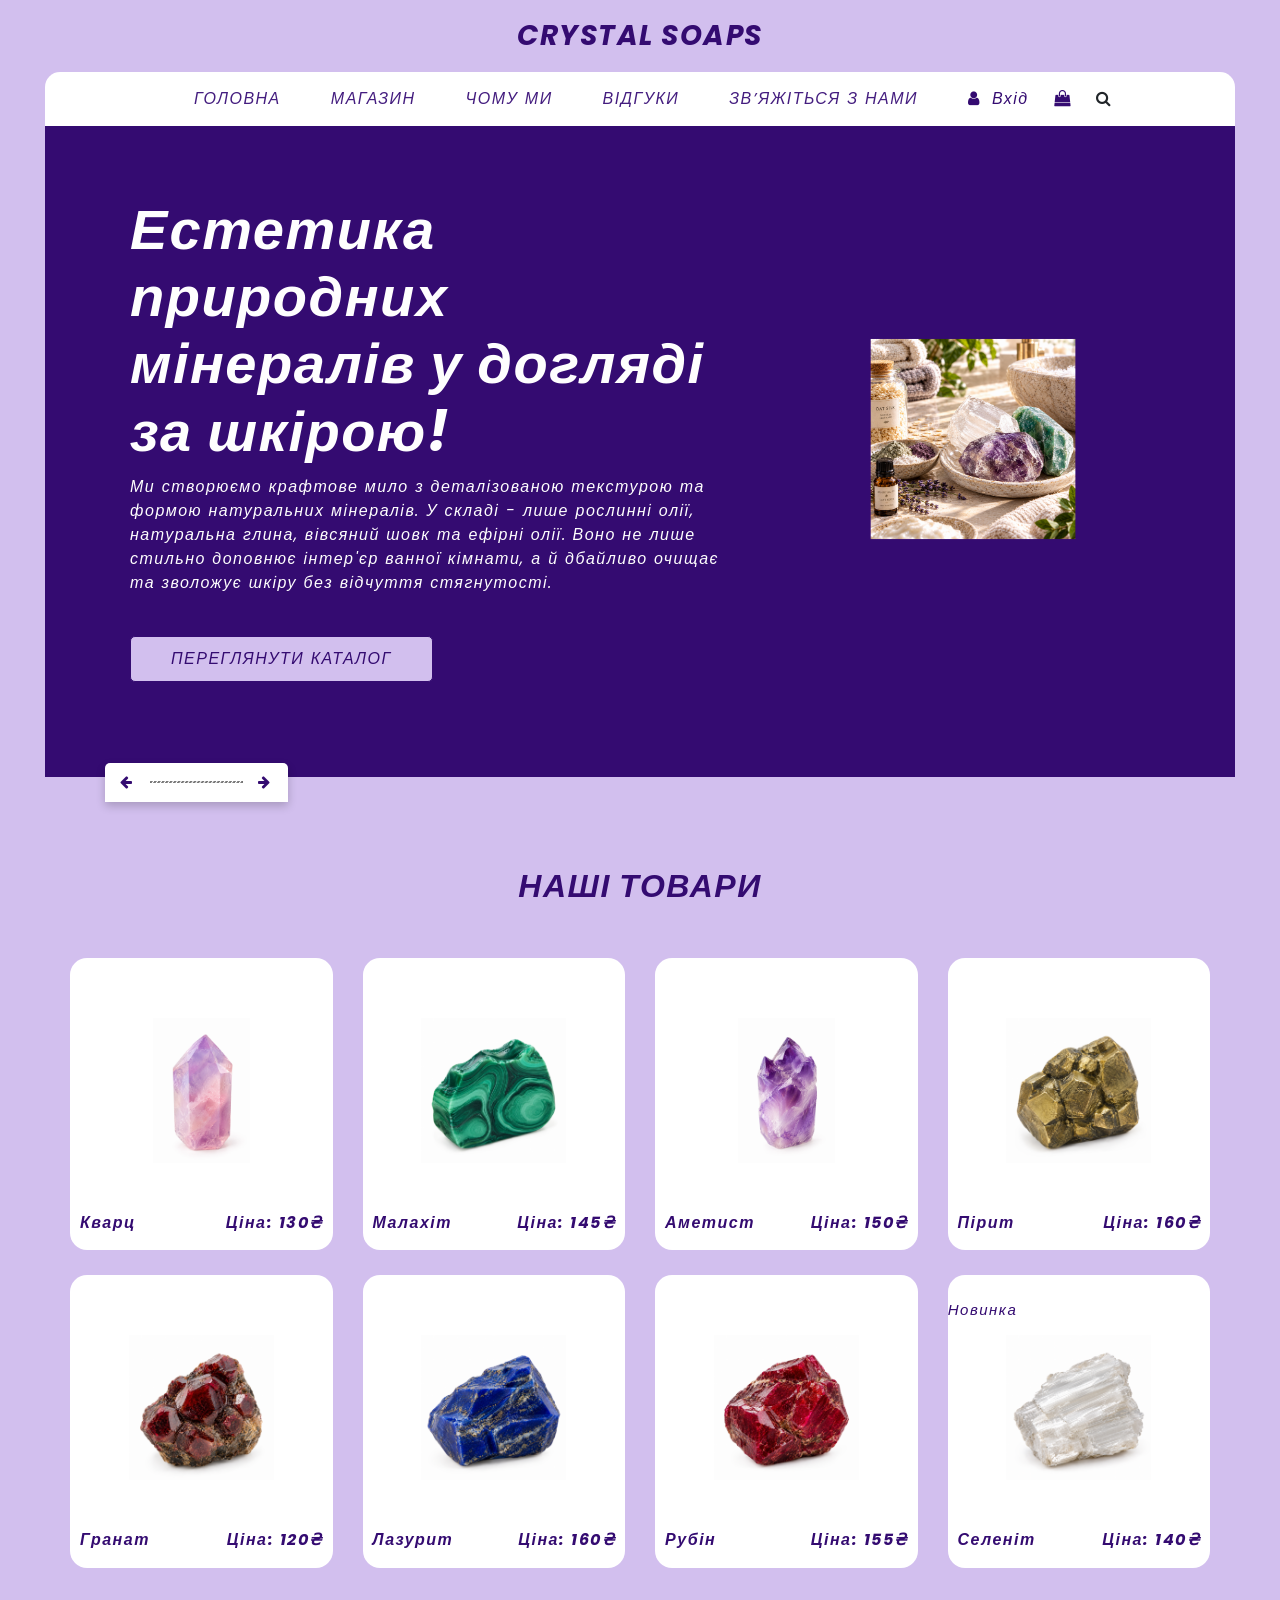
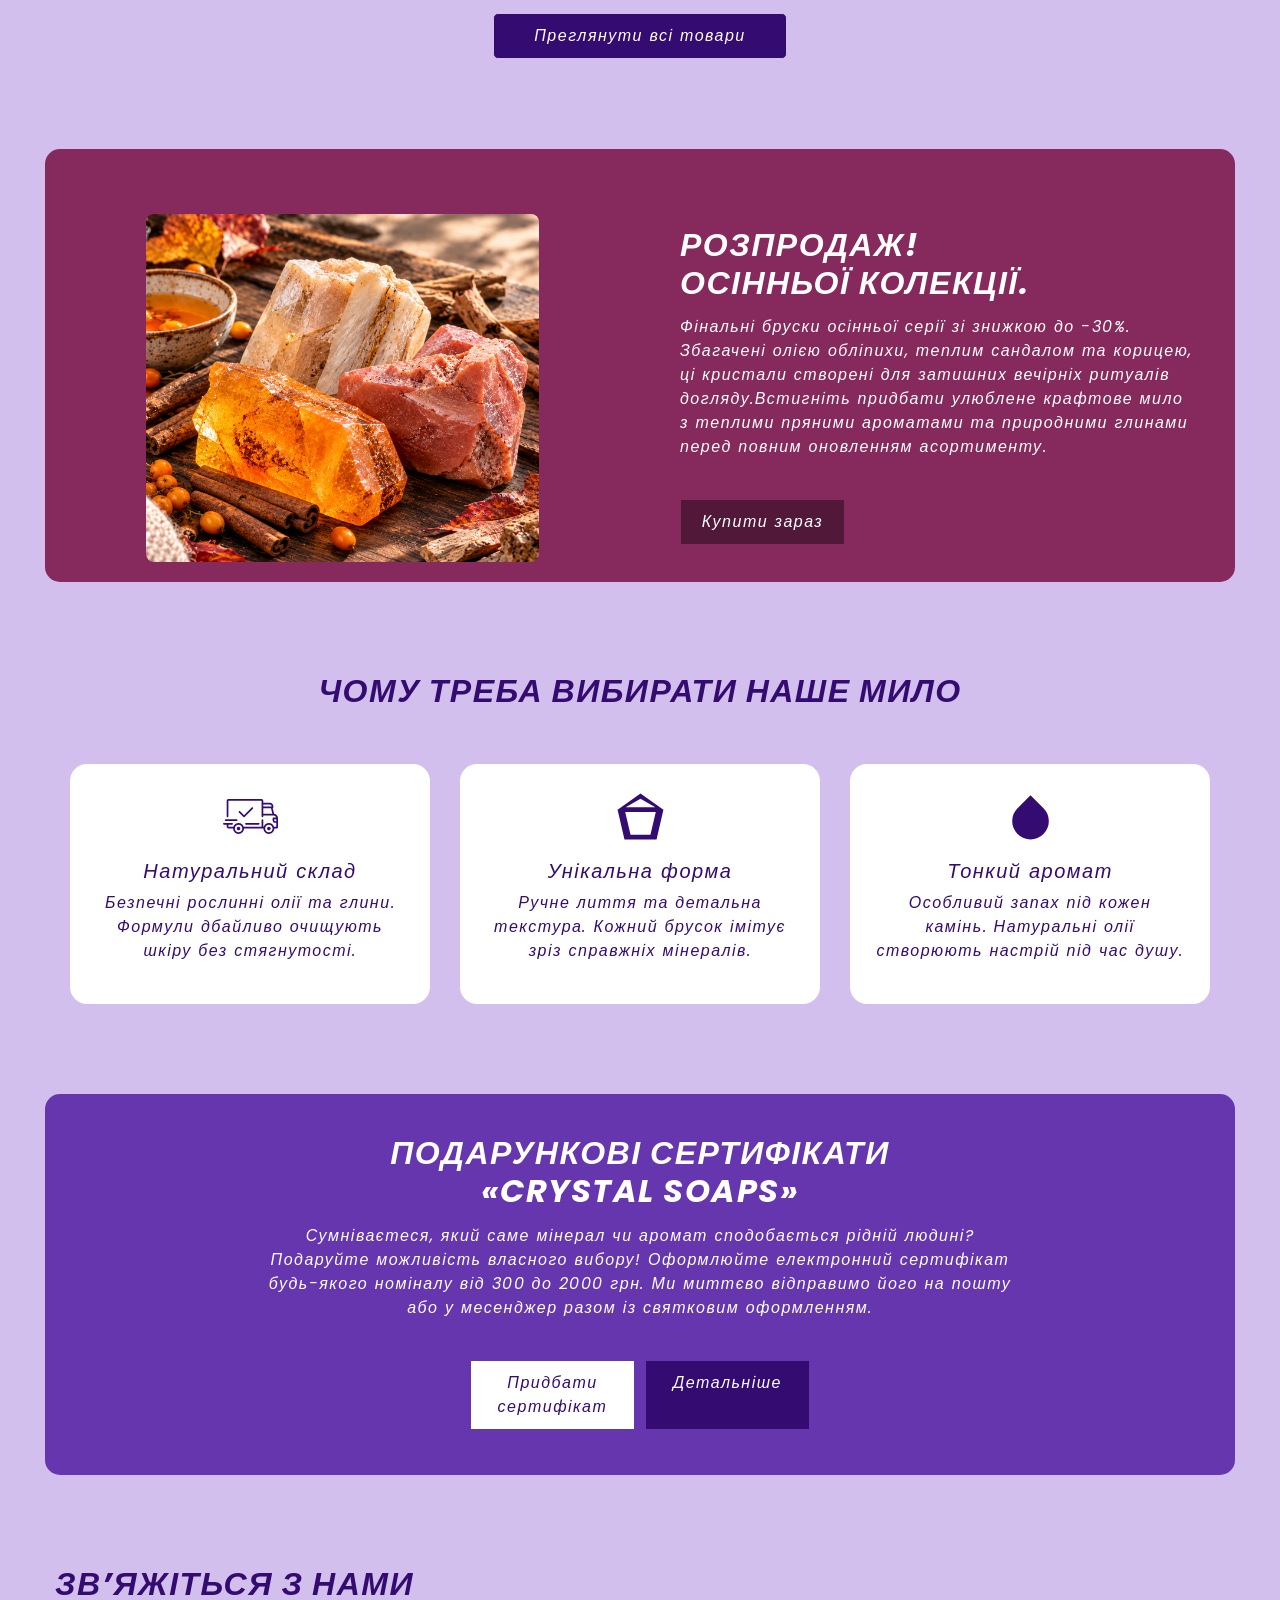
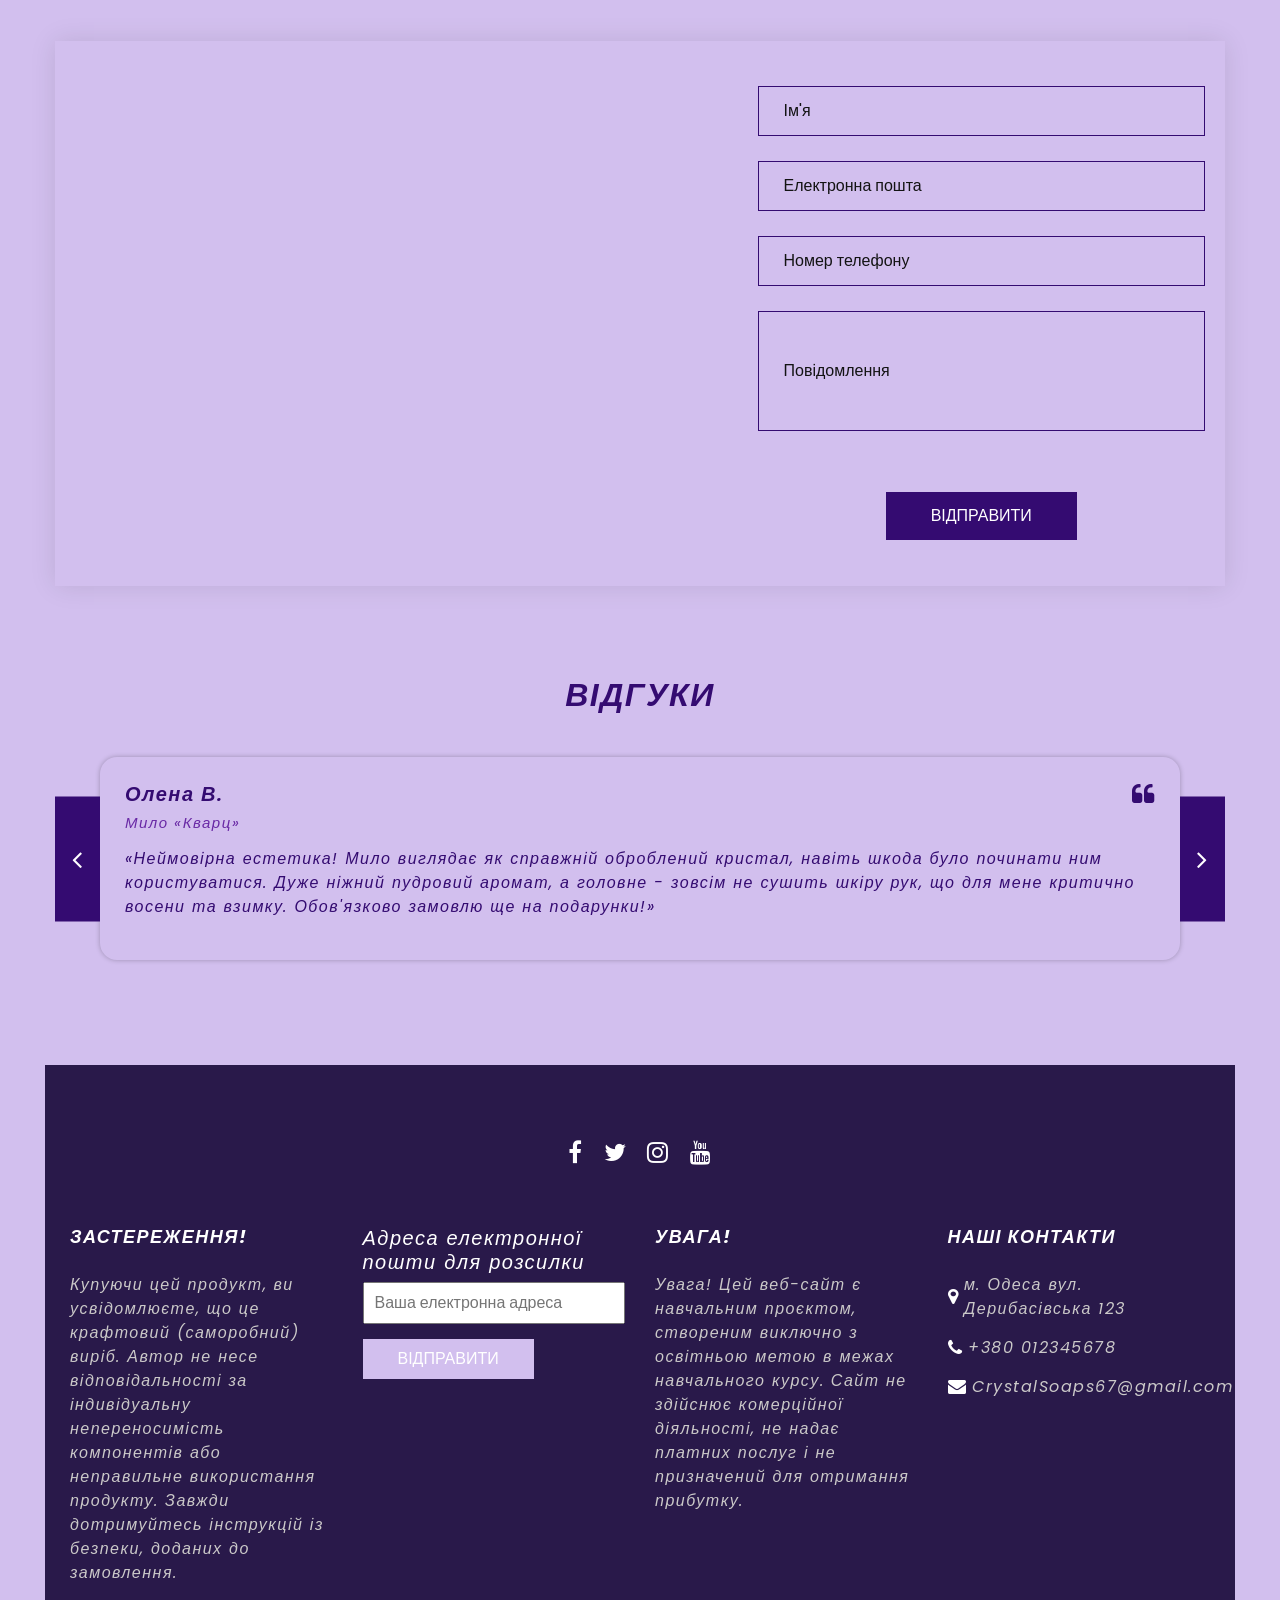
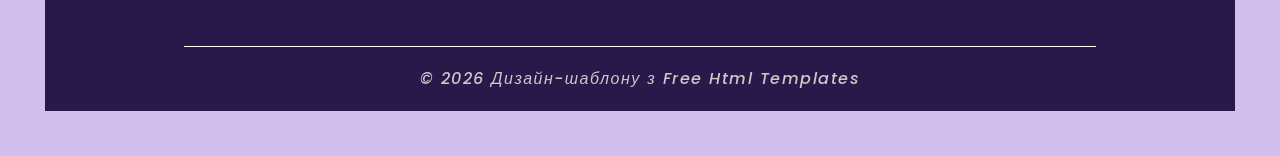
<file: index.html>
<!DOCTYPE html>
<html>

<head>
<!-- Google tag (gtag.js) -->
<script async src="https://www.googletagmanager.com/gtag/js?id=G-KHM9SX83CF"></script>
<script>
  window.dataLayer = window.dataLayer || [];
  function gtag(){dataLayer.push(arguments);}
  gtag('js', new Date());

  gtag('config', 'G-KHM9SX83CF');
</script>

	<script type="text/javascript">
    (function(c,l,a,r,i,t,y){
        c[a]=c[a]||function(){(c[a].q=c[a].q||[]).push(arguments)};
        t=l.createElement(r);t.async=1;t.src="https://www.clarity.ms/tag/"+i;
        y=l.getElementsByTagName(r)[0];y.parentNode.insertBefore(t,y);
    })(window, document, "clarity", "script", "yygmkn21uu");
</script>

  <!-- Basic -->
  <meta charset="utf-8" />
  <meta http-equiv="X-UA-Compatible" content="IE=edge" />
  <!-- Mobile Metas -->
  <meta name="viewport" content="width=device-width, initial-scale=1, shrink-to-fit=no" />
  <!-- Site Metas -->
  <meta name="keywords" content="" />
  <meta name="description" content="" />
  <meta name="author" content="" />
  <link rel="shortcut icon" href="images/favicon.1.png" type="image/x-icon">

  <title>
    Crystal Soaps
  </title>

  <!-- slider stylesheet -->
  <link rel="stylesheet" type="text/css" href="https://cdnjs.cloudflare.com/ajax/libs/OwlCarousel2/2.3.4/assets/owl.carousel.min.css" />

  <!-- bootstrap core css -->
  <link rel="stylesheet" type="text/css" href="css/bootstrap.css" />

  <!-- Custom styles for this template -->
  <link href="css/style.css" rel="stylesheet" />
  <!-- responsive style -->
  <link href="css/responsive.css" rel="stylesheet" />
</head>

<body>
  <div class="hero_area">
    <!-- header section strats -->
    <header class="header_section">
      <nav class="navbar navbar-expand-lg custom_nav-container ">
        <a class="navbar-brand" href="index.html">
          <span>
            Crystal Soaps
          </span>
        </a>
        <button class="navbar-toggler" type="button" data-toggle="collapse" data-target="#navbarSupportedContent" aria-controls="navbarSupportedContent" aria-expanded="false" aria-label="Toggle navigation">
          <span class=""></span>
        </button>

        <div class="collapse navbar-collapse" id="navbarSupportedContent">
          <ul class="navbar-nav  ">
            <li class="nav-item active">
              <a class="nav-link" href="index.html">Головна <span class="sr-only">(поточна)</span></a>
            </li>
            <li class="nav-item">
              <a class="nav-link" href="shop.html">
                Магазин
              </a>
            </li>
            <li class="nav-item">
              <a class="nav-link" href="why.html">
                Чому ми
              </a>
            </li>
            <li class="nav-item">
              <a class="nav-link" href="testimonial.html">
                Відгуки
              </a>
            </li>
            <li class="nav-item">
              <a class="nav-link" href="contact.html">Зв’яжіться з нами</a>
            </li>
          </ul>
          <div class="user_option">
            <a href="">
              <i class="fa fa-user" aria-hidden="true"></i>
              <span>
                Вхід
              </span>
            </a>
            <a href="">
              <i class="fa fa-shopping-bag" aria-hidden="true"></i>
            </a>
            <form class="form-inline ">
              <button class="btn nav_search-btn" type="submit">
                <i class="fa fa-search" aria-hidden="true"></i>
              </button>
            </form>
          </div>
        </div>
      </nav>
    </header>
    <!-- end header section -->
    <!-- slider section -->

    <section class="slider_section">
      <div class="slider_container">
        <div id="carouselExampleIndicators" class="carousel slide" data-ride="carousel">
          <div class="carousel-inner">
            <div class="carousel-item active slide-crystal">
              <div class="container-fluid">
                <div class="row">
                  <div class="col-md-7">
                    <div class="detail-box">
                      <h1>
						Естетика природних мінералів у догляді за шкірою!
                      </h1>
                      <p>
                        Ми створюємо крафтове мило з деталізованою текстурою та формою натуральних мінералів. У складі - лише рослинні олії, натуральна глина, вівсяний шовк та ефірні олії. Воно не лише стильно доповнює інтер'єр ванної кімнати, а й дбайливо очищає та зволожує шкіру без відчуття стягнутості.
                      </p>
                      <a href="">
                       Переглянути каталог
                      </a>
                    </div>
                  </div>
                  <div class="col-md-5 ">
                    <div class="img-box">
                      <img src="images/slider-img1.1.png" alt="" style="transform: scale(1.15); width: 50%;" />
                    </div>
                  </div>
                </div>
              </div>
            </div>
            <div class="carousel-item slide-winter">
              <div class="container-fluid">
                <div class="row">
                  <div class="col-md-7">
                    <div class="detail-box">
                      <h1>
                       «Морозні кристали» живлення та захист шкіри в холодну пору!<br>						
                      </h1>
                      <p>
                        Зимова серія відтворює форму та текстуру «холодних» мінералів: селеніту, снігового обсидіану та льодяного сапфіра. Спеціально для зимового догляду ми збагатили формулу підвищеним вмістом масел какао й ши, щоб захистити шкіру від лущення, морозу та сухого повітря в приміщеннях. Зігріваючі аромати хвої, кориці, ванілі та морозного кедра додадуть затишку у щоденний догляд.
                      </p>
                      <a href="">
                        Дізнатися більше
                      </a>
                    </div>
                  </div>
                  <div class="col-md-5 ">
                    <div class="img-box">
                      <img src="images/slider-img2.png" alt="" style="transform: scale(1.15); width: 50%;" />
                    </div>
                  </div>
                </div>
              </div>
            </div>
            <div class="carousel-item slide-set">
              <div class="container-fluid">
                <div class="row">
                  <div class="col-md-7">
                    <div class="detail-box">
                      <h1>
                        Зберіть власний сет мінерального мила у крафтовому пакуванні! <br>
                      </h1>
                      <p>
                        Обирайте від 3 до 6 брусків з основної або зимової колекції. Ми комплектуємо набори в екологічні коробки із захисним наповнювачем, сухими квітами та картками з описом складу й властивостей кожного виду мила. Готове рішення для практичного та естетичного подарунка.
                      </p>
                      <a href="">
                        Зібрати набір
                      </a>
                    </div>
                  </div>
                  <div class="col-md-5 ">
                    <div class="img-box">
                      <img src="images/slider-img3.png" alt="" style="transform: scale(1.15); width: 50%;" />
                    </div>
                  </div>
                </div>
              </div>
            </div>
          </div>
          <div class="carousel_btn-box">
            <a class="carousel-control-prev" href="#carouselExampleIndicators" role="button" data-slide="prev">
              <i class="fa fa-arrow-left" aria-hidden="true"></i>
              <span class="sr-only">Previous</span>
            </a>
            <img src="images/line.png" alt="" />
            <a class="carousel-control-next" href="#carouselExampleIndicators" role="button" data-slide="next">
              <i class="fa fa-arrow-right" aria-hidden="true"></i>
              <span class="sr-only">Next</span>
            </a>
          </div>
        </div>
      </div>
    </section>

    <!-- end slider section -->
  </div>
  <!-- end hero area -->

  <!-- shop section -->

  <section class="shop_section layout_padding">
    <div class="container">
      <div class="heading_container heading_center">
        <h2>
          Наші товари
        </h2>
      </div>
      <div class="row">
        <div class="col-sm-6 col-md-4 col-lg-3">
          <div class="box">
            <a href="">
              <div class="img-box">
                <img src="images/p1.1.png" alt="">
              </div>
              <div class="detail-box">
                <h6>
                  Кварц
                </h6>
                <h6>
                  Ціна:
                  <span>
                    130₴ 
                  </span>
                </h6>
              </div>
            </a>
          </div>
        </div>
        <div class="col-sm-6 col-md-4 col-lg-3">
          <div class="box">
            <a href="">
              <div class="img-box">
                <img src="images/p2.2.png" alt="">
              </div>
              <div class="detail-box">
                <h6>
                  Малахіт
                </h6>
                <h6>
                  Ціна:
                  <span>
                    145₴ 
                  </span>
                </h6>
              </div>
            </a>
          </div>
        </div>
        <div class="col-sm-6 col-md-4 col-lg-3">
          <div class="box">
            <a href="">
              <div class="img-box">
                <img src="images/p3.3.png" alt="">
              </div>
              <div class="detail-box">
                <h6>
                  Аметист
                </h6>
                <h6>
                  Ціна:
                  <span>
                    150₴ 
                  </span>
                </h6>
              </div>
            </a>
          </div>
        </div>
        <div class="col-sm-6 col-md-4 col-lg-3">
          <div class="box">
            <a href="">
              <div class="img-box">
                <img src="images/p4.4.png" alt="">
              </div>
              <div class="detail-box">
                <h6>
                  Пірит
                </h6>
                <h6>
                  Ціна:
                  <span>
                    160₴ 
                  </span>
                </h6>
              </div>
            </a>
          </div>
        </div>
        <div class="col-sm-6 col-md-4 col-lg-3">
          <div class="box">
            <a href="">
              <div class="img-box">
                <img src="images/p5.5.png" alt="">
              </div>
              <div class="detail-box">
                <h6>
                  Гранат
                </h6>
                <h6>
                  Ціна:
                  <span>
                    120₴ 
                  </span>
                </h6>
              </div>
            </a>
          </div>
        </div>
        <div class="col-sm-6 col-md-4 col-lg-3">
          <div class="box">
            <a href="">
              <div class="img-box">
                <img src="images/p6.6.png" alt="">
              </div>
              <div class="detail-box">
                <h6>
                  Лазурит
                </h6>
                <h6>
                  Ціна:
                  <span>
                    160₴ 
                  </span>
                </h6>
              </div>
            </a>
          </div>
        </div>
        <div class="col-sm-6 col-md-4 col-lg-3">
          <div class="box">
            <a href="">
              <div class="img-box">
                <img src="images/p7.7.png" alt="">
              </div>
              <div class="detail-box">
                <h6>
                  Рубін
                </h6>
                <h6>
                  Ціна:
                  <span>
                    155₴ 
                  </span>
                </h6>
              </div>
            </a>
          </div>
        </div>
        <div class="col-sm-6 col-md-4 col-lg-3">
          <div class="box">
            <a href="">
              <div class="img-box">
                <img src="images/p8.8.png" alt="">
              </div>
              <div class="detail-box">
                <h6>
                 Селеніт
                </h6>
                <h6>
                  Ціна:
                  <span>
                    140₴ 
                  </span>
                </h6>
              </div>
              <div class="new">
                <span>
                  Новинка
                </span>
              </div>
            </a>
          </div>
        </div>
      </div>
      <div class="btn-box">
        <a href="">
          Преглянути всі товари
        </a>
      </div>
    </div>
  </section>

  <!-- end shop section -->

  <!-- saving section -->

  <section class="saving_section ">
    <div class="box">
      <div class="container-fluid">
        <div class="row">
          <div class="col-lg-6">
            <div class="img-box" style="display: flex; justify-content: center; align-items: center; height: 100%; padding: 20px;">
              <img src="images/saving.1.1.png" alt="" style="width: 75%; max-width: 400px; height: auto; border-radius: 8px;"  >
            </div>
          </div>
          <div class="col-lg-6">
            <div class="detail-box">
              <div class="heading_container">
                <h2>
                  Розпродаж! <br>
                  Осінньої колекції.
                </h2>
              </div>
              <p>
                Фінальні бруски осінньої серії зі знижкою до -30%. Збагачені олією обліпихи, теплим сандалом та корицею, ці кристали створені для затишних вечірніх ритуалів догляду.Встигніть придбати улюблене крафтове мило з теплими пряними ароматами та природними глинами перед повним оновленням асортименту.
              </p>
              <div class="btn-box">
                <a href="#" class="btn1">
                  Купити зараз
                </a>
              </div>
            </div>
          </div>
        </div>
      </div>
    </div>
  </section>

  <!-- end saving section -->

  <!-- why section -->

  <section class="why_section layout_padding">
    <div class="container">
      <div class="heading_container heading_center">
        <h2>
          Чому треба вибирати наше мило
        </h2>
      </div>
      <div class="row">
        <div class="col-md-4">
          <div class="box ">
            <div class="img-box">
              <svg version="1.1" id="Layer_1" xmlns="http://www.w3.org/2000/svg" xmlns:xlink="http://www.w3.org/1999/xlink" x="0px" y="0px" viewBox="0 0 512 512" style="enable-background:new 0 0 512 512;" xml:space="preserve">
                <g>
                  <g>
                    <path d="M476.158,231.363l-13.259-53.035c3.625-0.77,6.345-3.986,6.345-7.839v-8.551c0-18.566-15.105-33.67-33.67-33.67h-60.392
                 V110.63c0-9.136-7.432-16.568-16.568-16.568H50.772c-9.136,0-16.568,7.432-16.568,16.568V256c0,4.427,3.589,8.017,8.017,8.017
                 c4.427,0,8.017-3.589,8.017-8.017V110.63c0-0.295,0.239-0.534,0.534-0.534h307.841c0.295,0,0.534,0.239,0.534,0.534v145.372
                 c0,4.427,3.589,8.017,8.017,8.017c4.427,0,8.017-3.589,8.017-8.017v-9.088h94.569c0.008,0,0.014,0.002,0.021,0.002
                 c0.008,0,0.015-0.001,0.022-0.001c11.637,0.008,21.518,7.646,24.912,18.171h-24.928c-4.427,0-8.017,3.589-8.017,8.017v17.102
                 c0,13.851,11.268,25.119,25.119,25.119h9.086v35.273h-20.962c-6.886-19.883-25.787-34.205-47.982-34.205
                 s-41.097,14.322-47.982,34.205h-3.86v-60.393c0-4.427-3.589-8.017-8.017-8.017c-4.427,0-8.017,3.589-8.017,8.017v60.391H192.817
                 c-6.886-19.883-25.787-34.205-47.982-34.205s-41.097,14.322-47.982,34.205H50.772c-0.295,0-0.534-0.239-0.534-0.534v-17.637
                 h34.739c4.427,0,8.017-3.589,8.017-8.017s-3.589-8.017-8.017-8.017H8.017c-4.427,0-8.017,3.589-8.017,8.017
                 s3.589,8.017,8.017,8.017h26.188v17.637c0,9.136,7.432,16.568,16.568,16.568h43.304c-0.002,0.178-0.014,0.355-0.014,0.534
                 c0,27.996,22.777,50.772,50.772,50.772s50.772-22.776,50.772-50.772c0-0.18-0.012-0.356-0.014-0.534h180.67
                 c-0.002,0.178-0.014,0.355-0.014,0.534c0,27.996,22.777,50.772,50.772,50.772c27.995,0,50.772-22.776,50.772-50.772
                 c0-0.18-0.012-0.356-0.014-0.534h26.203c4.427,0,8.017-3.589,8.017-8.017v-85.511C512,251.989,496.423,234.448,476.158,231.363z
                  M375.182,144.301h60.392c9.725,0,17.637,7.912,17.637,17.637v0.534h-78.029V144.301z M375.182,230.881v-52.376h71.235
                 l13.094,52.376H375.182z M144.835,401.904c-19.155,0-34.739-15.583-34.739-34.739s15.584-34.739,34.739-34.739
                 c19.155,0,34.739,15.583,34.739,34.739S163.99,401.904,144.835,401.904z M427.023,401.904c-19.155,0-34.739-15.583-34.739-34.739
                 s15.584-34.739,34.739-34.739c19.155,0,34.739,15.583,34.739,34.739S446.178,401.904,427.023,401.904z M495.967,299.29h-9.086
                 c-5.01,0-9.086-4.076-9.086-9.086v-9.086h18.171V299.29z" />
                  </g>
                </g>
                <g>
                  <g>
                    <path d="M144.835,350.597c-9.136,0-16.568,7.432-16.568,16.568c0,9.136,7.432,16.568,16.568,16.568
                 c9.136,0,16.568-7.432,16.568-16.568C161.403,358.029,153.971,350.597,144.835,350.597z" />
                  </g>
                </g>
                <g>
                  <g>
                    <path d="M427.023,350.597c-9.136,0-16.568,7.432-16.568,16.568c0,9.136,7.432,16.568,16.568,16.568
                 c9.136,0,16.568-7.432,16.568-16.568C443.591,358.029,436.159,350.597,427.023,350.597z" />
                  </g>
                </g>
                <g>
                  <g>
                    <path d="M332.96,316.393H213.244c-4.427,0-8.017,3.589-8.017,8.017s3.589,8.017,8.017,8.017H332.96
                 c4.427,0,8.017-3.589,8.017-8.017S337.388,316.393,332.96,316.393z" />
                  </g>
                </g>
                <g>
                  <g>
                    <path d="M127.733,282.188H25.119c-4.427,0-8.017,3.589-8.017,8.017s3.589,8.017,8.017,8.017h102.614
                 c4.427,0,8.017-3.589,8.017-8.017S132.16,282.188,127.733,282.188z" />
                  </g>
                </g>
                <g>
                  <g>
                    <path d="M278.771,173.37c-3.13-3.13-8.207-3.13-11.337,0.001l-71.292,71.291l-37.087-37.087c-3.131-3.131-8.207-3.131-11.337,0
                 c-3.131,3.131-3.131,8.206,0,11.337l42.756,42.756c1.565,1.566,3.617,2.348,5.668,2.348s4.104-0.782,5.668-2.348l76.96-76.96
                 C281.901,181.576,281.901,176.501,278.771,173.37z" />
                  </g>
                </g>
                <g>
                </g>
                <g>
                </g>
                <g>
                </g>
                <g>
                </g>
                <g>
                </g>
                <g>
                </g>
                <g>
                </g>
                <g>
                </g>
                <g>
                </g>
                <g>
                </g>
                <g>
                </g>
                <g>
                </g>
                <g>
                </g>
                <g>
                </g>
                <g>
                </g>
              </svg>
            </div>
            <div class="detail-box">
              <h5>
                Натуральний склад
              </h5>
              <p>
               Безпечні рослинні олії та глини. Формули дбайливо очищують шкіру без стягнутості.
              </p>
            </div>
          </div>
        </div>
        <div class="col-md-4">
          <div class="box ">
            <div class="img-box">
              <svg xmlns="http://www.w3.org/2000/svg" viewBox="0 0 24 24" width="55" height="55" fill="currentColor">
                <path d="M12 2L2 9l3 13h14l3-13-10-7zm0 2.236L18.45 8H5.55L12 4.236zM5.33 10h13.34l-2.33 10H7.66l-2.33-10z"/>
              </svg>
            </div>
            <div class="detail-box">
              <h5>
              <h5>
                Унікальна форма
              </h5>
              <p>
                Ручне лиття та детальна текстура. Кожний брусок імітує зріз справжніх мінералів.
              </p>
            </div>
          </div>
        </div>
        <div class="col-md-4">
          <div class="box ">
            <div class="img-box">
              <svg xmlns="http://www.w3.org/2000/svg" viewBox="0 0 24 24" width="55" height="55" fill="currentColor">
                <path d="M12 2.69l5.66 5.66a8 8 0 1 1-11.31 0z"/>
              </svg>
            </div>
            <div class="detail-box">
              <h5>
               Тонкий аромат
              </h5>
              <p>
               Особливий запах під кожен камінь. Натуральні олії створюють настрій під час душу.
              </p>
            </div>
          </div>
        </div>
      </div>
    </div>
  </section>

  <!-- end why section -->


  <!-- gift section -->

  <section class="gift_section layout_padding-bottom">
    <div class="box ">
      <div class="container-fluid">
        <div class="row justify-content-center">
          <div class="col-md-8 text-center">
            <div class="detail-box" style="padding: 40px 0;">
              <div class="heading_container heading_center">
                <h2>
                  Подарункові сертифікати <br>
                  «Crystal Soaps»
                </h2>
              </div>
              <p style="text-align: center;">
                Сумніваєтеся, який саме мінерал чи аромат сподобається рідній людині? Подаруйте можливість власного вибору! Оформлюйте електронний сертифікат будь-якого номіналу від 300 до 2000 грн. Ми миттєво відправимо його на пошту або у месенджер разом із святковим оформленням.
              </p>
              <div class="btn-box" style="justify-content: center;">
                <a href="#" class="btn1">
                  Придбати сертифікат
                </a>
                <a href="#" class="btn2">
                  Детальніше
                </a>
              </div>
            </div>
          </div>
        </div>
      </div>
    </div>
  </section>


  <!-- end gift section -->


  <!-- contact section -->

  <section class="contact_section ">
    <div class="container px-0">
      <div class="heading_container ">
        <h2 class="">
          Зв’яжіться з нами
        </h2>
      </div>
    </div>
    <div class="container container-bg">
      <div class="row">
        <div class="col-lg-7 col-md-6 px-0">
          <div class="map_container">
            <div class="map-responsive">
              <iframe src="https://www.google.com/maps/embed/v1/place?key=AIzaSyA0s1a7phLN0iaD6-UE7m4qP-z21pH0eSc&q=Odesa+Ukraine" width="600" height="300" frameborder="0" style="border:0; width: 100%; height:100%" allowfullscreen></iframe>
            </div>
          </div>
        </div>
        <div class="col-md-6 col-lg-5 px-0">
          <form action="#">
            <div>
              <input type="text" placeholder="Ім'я" />
            </div>
            <div>
              <input type="email" placeholder="Електронна пошта" />
            </div>
            <div>
              <input type="text" placeholder="Номер телефону" />
            </div>
            <div>
              <input type="text" class="message-box" placeholder="Повідомлення" />
            </div>
            <div class="d-flex ">
              <button>
                ВІДПРАВИТИ
              </button>
            </div>
          </form>
        </div>
      </div>
    </div>
  </section>

  <!-- end contact section -->

  <!-- client section -->
  <section class="client_section layout_padding">
    <div class="container">
      <div class="heading_container heading_center">
        <h2>
          Відгуки
        </h2>
      </div>
    </div>
    <div class="container px-0">
      <div id="customCarousel2" class="carousel  carousel-fade" data-ride="carousel">
        <div class="carousel-inner">
          <div class="carousel-item active">
            <div class="box">
              <div class="client_info">
                <div class="client_name">
                  <h5>
                    Олена В.
                  </h5>
                  <h6>
                    Мило «Кварц»
                  </h6>
                </div>
                <i class="fa fa-quote-left" aria-hidden="true"></i>
              </div>
              <p>
                «Неймовірна естетика! Мило виглядає як справжній оброблений кристал, навіть шкода було починати ним користуватися. Дуже ніжний пудровий аромат, а головне - зовсім не сушить шкіру рук, що для мене критично восени та взимку. Обов'язково замовлю ще на подарунки!»
              </p>
            </div>
          </div>
          <div class="carousel-item">
            <div class="box">
              <div class="client_info">
                <div class="client_name">
                  <h5>
                    Дмитро Г.
                  </h5>
                  <h6>
                    Подарунковий бокс (Аметист, Малахіт, Пірит)
                  </h6>
                </div>
                <i class="fa fa-quote-left" aria-hidden="true"></i>
              </div>
              <p>
                «Замовляв сет у подарунок подружці. Пакування перевершило очікування: крафтова коробка, все стильно викладено, додані картки з описом складу. "Малахіт" із хвойним ароматом та зеленою глиною - це взагалі окремий вид естетики. Дякую за якість!»
              </p>
            </div>
          </div>
          <div class="carousel-item">
            <div class="box">
              <div class="client_info">
                <div class="client_name">
                  <h5>
                    Аріна С.
                  </h5>
                  <h6>
                    Мило «Сніговий Обсидіан», «Селеніт» (Зимова серія)
                  </h6>
                </div>
                <i class="fa fa-quote-left" aria-hidden="true"></i>
              </div>
              <p>
                «Брала мило саме заради зимового догляду й не прогадала. Текстура дуже приємна, щільна піна, а аромат кедра та морозного повітря створює справжній затишок у ванній. Шкіра після нього м'яка й зволожена. Дуже деталізована форма кристалів!»
              </p>
            </div>
          </div>
        </div>
        <div class="carousel_btn-box">
          <a class="carousel-control-prev" href="#customCarousel2" role="button" data-slide="prev">
            <i class="fa fa-angle-left" aria-hidden="true"></i>
            <span class="sr-only">Previous</span>
          </a>
          <a class="carousel-control-next" href="#customCarousel2" role="button" data-slide="next">
            <i class="fa fa-angle-right" aria-hidden="true"></i>
            <span class="sr-only">Next</span>
          </a>
        </div>
      </div>
    </div>
  </section>
  <!-- end client section -->

  <!-- info section -->

  <section class="info_section  layout_padding2-top">
    <div class="social_container">
      <div class="social_box">
        <a href="">
          <i class="fa fa-facebook" aria-hidden="true"></i>
        </a>
        <a href="">
          <i class="fa fa-twitter" aria-hidden="true"></i>
        </a>
        <a href="">
          <i class="fa fa-instagram" aria-hidden="true"></i>
        </a>
        <a href="">
          <i class="fa fa-youtube" aria-hidden="true"></i>
        </a>
      </div>
    </div>
    <div class="info_container ">
      <div class="container">
        <div class="row">
          <div class="col-md-6 col-lg-3">
            <h6>
              Застереження!
            </h6>
            <p>
               Купуючи цей продукт, ви усвідомлюєте, що це крафтовий (саморобний) виріб. Автор не несе відповідальності за індивідуальну непереносимість компонентів або неправильне використання продукту. Завжди дотримуйтесь інструкцій із безпеки, доданих до замовлення.
            </p>
          </div>
          <div class="col-md-6 col-lg-3">
            <div class="info_form ">
              <h5>
                Адреса електронної пошти для розсилки
              </h5>
              <form action="#">
                <input type="email" placeholder="Ваша електронна адреса">
                <button>
                  Відправити
                </button>
              </form>
            </div>
          </div>
          <div class="col-md-6 col-lg-3">
            <h6>
              УВАГА!
            </h6>
            <p>
             Увага! Цей веб-сайт є навчальним проєктом, створеним виключно з освітньою метою в межах навчального курсу. Сайт не здійснює комерційної діяльності, не надає платних послуг і не призначений для отримання прибутку.
            </p>
          </div>
          <div class="col-md-6 col-lg-3">
            <h6>
              Наші контакти
            </h6>
            <div class="info_link-box">
              <a href="">
                <i class="fa fa-map-marker" aria-hidden="true"></i>
                <span> м. Одеса вул. Дерибасівська 123  </span>
              </a>
              <a href="">
                <i class="fa fa-phone" aria-hidden="true"></i>
                <span>+380 012345678</span>
              </a>
              <a href="">
                <i class="fa fa-envelope" aria-hidden="true"></i>
                <span>  CrystalSoaps67@gmail.com</span>
              </a>
            </div>
          </div>
        </div>
      </div>
    </div>
    <!-- footer section -->
    <footer class=" footer_section">
      <div class="container">
        <p>
          &copy; <span id="displayYear"></span> Дизайн-шаблону з
          <a href="https://html.design/">Free Html Templates</a>
        </p>
      </div>
    </footer>
    <!-- footer section -->

  </section>

  <!-- end info section -->


  <script src="js/jquery-3.4.1.min.js"></script>
  <script src="js/bootstrap.js"></script>
  <script src="https://cdnjs.cloudflare.com/ajax/libs/OwlCarousel2/2.3.4/owl.carousel.min.js">
  </script>
  <script src="js/custom.js"></script>

</body>

</html>
</file>
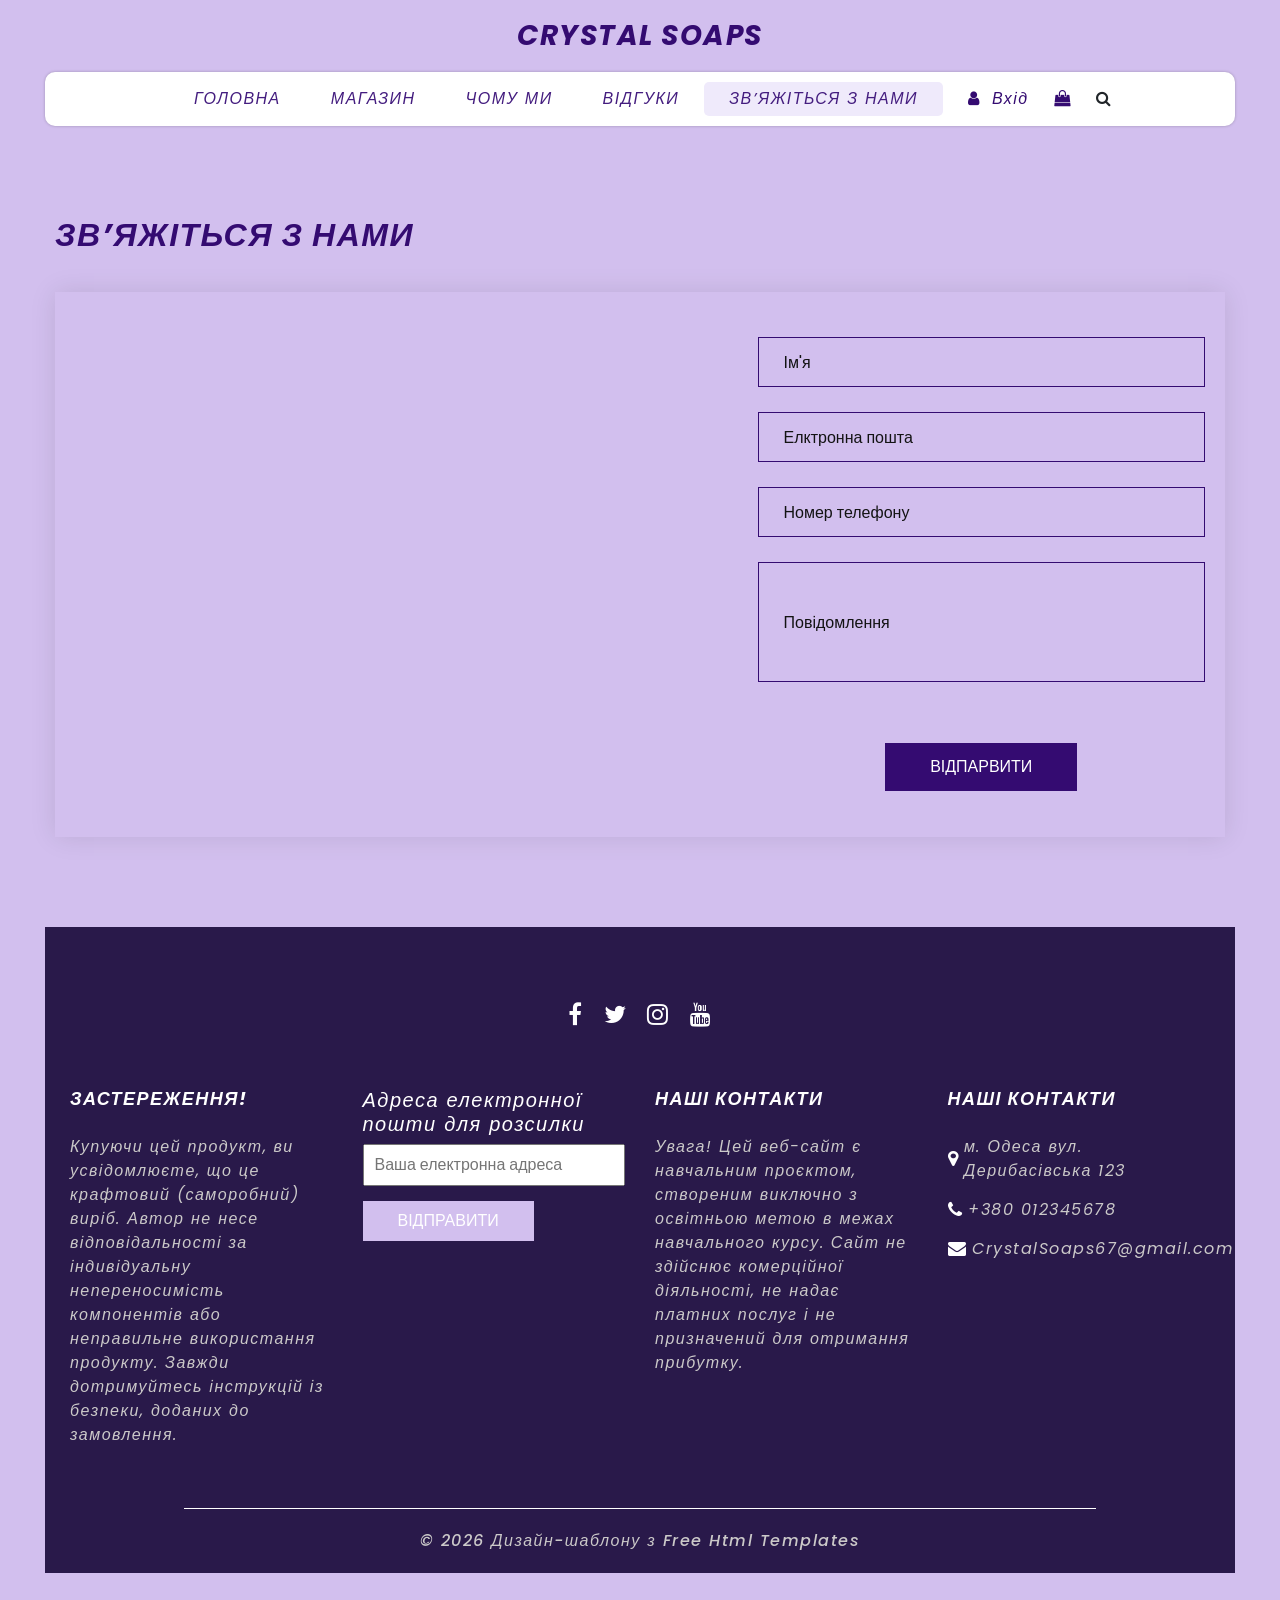
<file: contact.html>
<!DOCTYPE html>
<html>

<head>
  <!-- Basic -->
  <meta charset="utf-8" />
  <meta http-equiv="X-UA-Compatible" content="IE=edge" />
  <!-- Mobile Metas -->
  <meta name="viewport" content="width=device-width, initial-scale=1, shrink-to-fit=no" />
  <!-- Site Metas -->
  <meta name="keywords" content="" />
  <meta name="description" content="" />
  <meta name="author" content="" />
  <link rel="shortcut icon" href="images/favicon.png" type="image/x-icon">

  <title>
    Crystal Soaps
  </title>

  <!-- slider stylesheet -->
  <link rel="stylesheet" type="text/css" href="https://cdnjs.cloudflare.com/ajax/libs/OwlCarousel2/2.3.4/assets/owl.carousel.min.css" />

  <!-- bootstrap core css -->
  <link rel="stylesheet" type="text/css" href="css/bootstrap.css" />

  <!-- Custom styles for this template -->
  <link href="css/style.css" rel="stylesheet" />
  <!-- responsive style -->
  <link href="css/responsive.css" rel="stylesheet" />
</head>

<body>
  <div class="hero_area">
    <!-- header section strats -->
    <header class="header_section">
      <nav class="navbar navbar-expand-lg custom_nav-container ">
        <a class="navbar-brand" href="index.html">
          <span>
            Crystal Soaps
          </span>
        </a>
        <button class="navbar-toggler" type="button" data-toggle="collapse" data-target="#navbarSupportedContent" aria-controls="navbarSupportedContent" aria-expanded="false" aria-label="Toggle navigation">
          <span class=""></span>
        </button>

        <div class="collapse navbar-collapse innerpage_navbar" id="navbarSupportedContent">
          <ul class="navbar-nav  ">
            <li class="nav-item ">
              <a class="nav-link" href="index.html">Головна <span class="sr-only">(поточна)</span></a>
            </li>
            <li class="nav-item">
              <a class="nav-link" href="shop.html">
                Магазин
              </a>
            </li>
            <li class="nav-item">
              <a class="nav-link" href="why.html">
                Чому ми
              </a>
            </li>
            <li class="nav-item">
              <a class="nav-link" href="testimonial.html">
                Відгуки
              </a>
            </li>
            <li class="nav-item active">
              <a class="nav-link" href="contact.html">Зв’яжіться з нами</a>
            </li>
          </ul>
          <div class="user_option">
            <a href="">
              <i class="fa fa-user" aria-hidden="true"></i>
              <span>
                Вхід
              </span>
            </a>
            <a href="">
              <i class="fa fa-shopping-bag" aria-hidden="true"></i>
            </a>
            <form class="form-inline ">
              <button class="btn nav_search-btn" type="submit">
                <i class="fa fa-search" aria-hidden="true"></i>
              </button>
            </form>
          </div>
        </div>
      </nav>
    </header>
    <!-- end header section -->

  </div>
  <!-- end hero area -->

  <!-- contact section -->

  <section class="contact_section layout_padding">
    <div class="container px-0">
      <div class="heading_container ">
        <h2 class="">
          Зв’яжіться з нами
        </h2>
      </div>
    </div>
    <div class="container container-bg">
      <div class="row">
        <div class="col-lg-7 col-md-6 px-0">
          <div class="map_container">
            <div class="map-responsive">
              <iframe src="https://www.google.com/maps/embed/v1/place?key=AIzaSyA0s1a7phLN0iaD6-UE7m4qP-z21pH0eSc&q=Odesa+Ukraine" width="600" height="300" frameborder="0" style="border:0; width: 100%; height:100%" allowfullscreen></iframe>
            </div>
          </div>
        </div>
        <div class="col-md-6 col-lg-5 px-0">
          <form action="#">
            <div>
              <input type="text" placeholder="Ім'я" />
            </div>
            <div>
              <input type="email" placeholder="Елктронна пошта" />
            </div>
            <div>
              <input type="text" placeholder="Номер телефону" />
            </div>
            <div>
              <input type="text" class="message-box" placeholder="Повідомлення" />
            </div>
            <div class="d-flex ">
              <button>
                ВІДПАРВИТИ
              </button>
            </div>
          </form>
        </div>
      </div>
    </div>
  </section>

  <!-- end contact section -->

  <!-- info section -->

  <section class="info_section  layout_padding2-top">
    <div class="social_container">
      <div class="social_box">
        <a href="">
          <i class="fa fa-facebook" aria-hidden="true"></i>
        </a>
        <a href="">
          <i class="fa fa-twitter" aria-hidden="true"></i>
        </a>
        <a href="">
          <i class="fa fa-instagram" aria-hidden="true"></i>
        </a>
        <a href="">
          <i class="fa fa-youtube" aria-hidden="true"></i>
        </a>
      </div>
    </div>
    <div class="info_container ">
      <div class="container">
        <div class="row">
          <div class="col-md-6 col-lg-3">
            <h6>
              Застереження!
            </h6>
            <p>
              Купуючи цей продукт, ви усвідомлюєте, що це крафтовий (саморобний) виріб. Автор не несе відповідальності за індивідуальну непереносимість компонентів або неправильне використання продукту. Завжди дотримуйтесь інструкцій із безпеки, доданих до замовлення.
            </p>
          </div>
          <div class="col-md-6 col-lg-3">
            <div class="info_form ">
              <h5>
                Адреса електронної пошти для розсилки
              </h5>
              <form action="#">
                <input type="email" placeholder="Ваша електронна адреса">
                <button>
                  Відправити
                </button>
              </form>
            </div>
          </div>
          <div class="col-md-6 col-lg-3">
            <h6>
              Наші контакти
            </h6>
            <p>
              Увага! Цей веб-сайт є навчальним проєктом, створеним виключно з освітньою метою в межах навчального курсу. Сайт не здійснює комерційної діяльності, не надає платних послуг і не призначений для отримання прибутку.
            </p>
          </div>
          <div class="col-md-6 col-lg-3">
            <h6>
              Наші контакти
            </h6>
            <div class="info_link-box">
              <a href="">
                <i class="fa fa-map-marker" aria-hidden="true"></i>
                <span> м. Одеса вул. Дерибасівська 123 </span>
              </a>
              <a href="">
                <i class="fa fa-phone" aria-hidden="true"></i>
                <span>+380 012345678</span>
              </a>
              <a href="">
                <i class="fa fa-envelope" aria-hidden="true"></i>
                <span> CrystalSoaps67@gmail.com</span>
              </a>
            </div>
          </div>
        </div>
      </div>
    </div>
    <!-- footer section -->
    <footer class=" footer_section">
      <div class="container">
        <p>
          &copy; <span id="displayYear"></span> Дизайн-шаблону з 
          <a href="https://html.design/">Free Html Templates</a>
        </p>
      </div>
    </footer>
    <!-- footer section -->

  </section>

  <!-- end info section -->


  <script src="js/jquery-3.4.1.min.js"></script>
  <script src="js/bootstrap.js"></script>
  <script src="https://cdnjs.cloudflare.com/ajax/libs/OwlCarousel2/2.3.4/owl.carousel.min.js">
  </script>
  <script src="js/custom.js"></script>

</body>

</html>
</file>
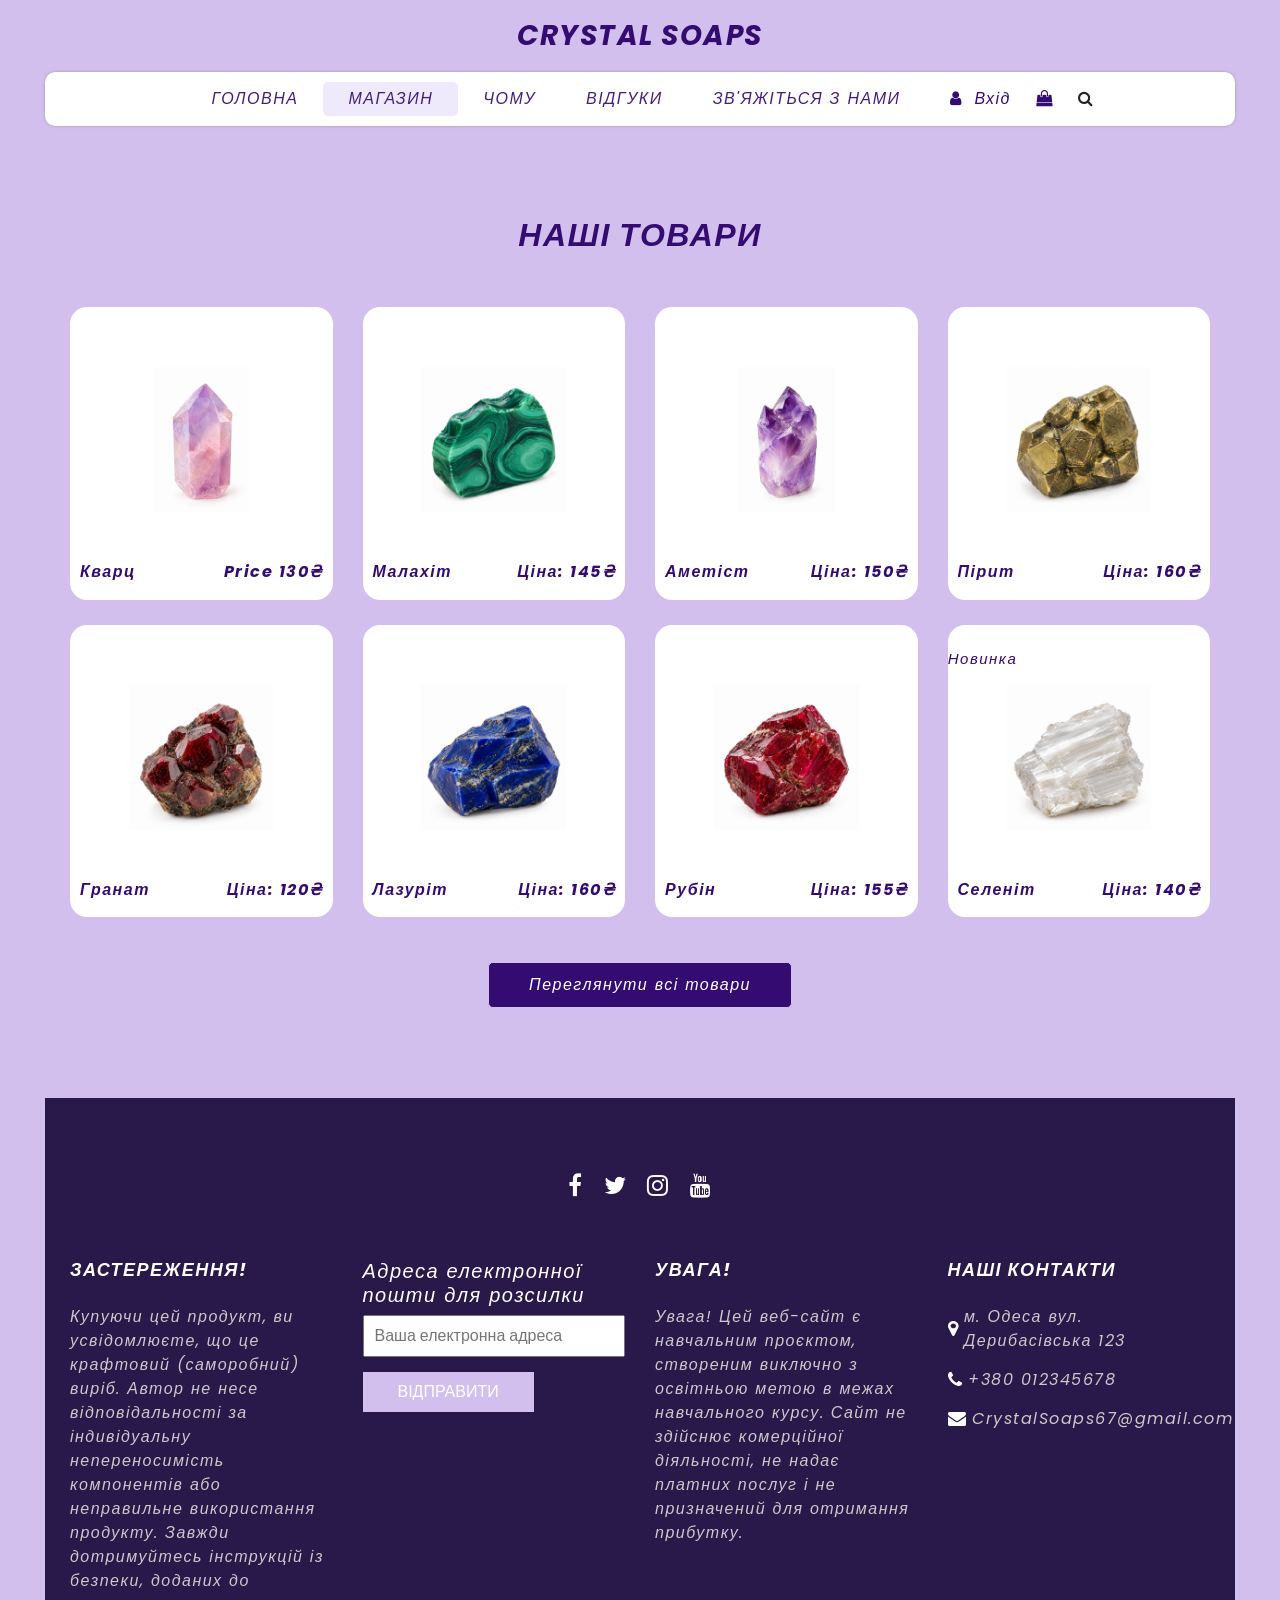
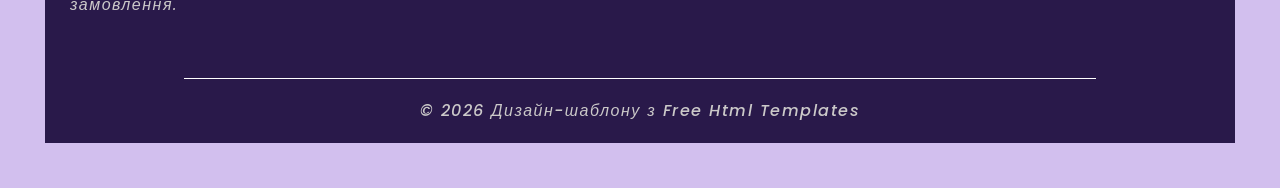
<file: shop.html>
<!DOCTYPE html>
<html>

<head>
  <!-- Basic -->
  <meta charset="utf-8" />
  <meta http-equiv="X-UA-Compatible" content="IE=edge" />
  <!-- Mobile Metas -->
  <meta name="viewport" content="width=device-width, initial-scale=1, shrink-to-fit=no" />
  <!-- Site Metas -->
  <meta name="keywords" content="" />
  <meta name="description" content="" />
  <meta name="author" content="" />
  <link rel="shortcut icon" href="images/favicon.png" type="image/x-icon">

  <title>
   Crystal Soaps
  </title>

  <!-- slider stylesheet -->
  <link rel="stylesheet" type="text/css" href="https://cdnjs.cloudflare.com/ajax/libs/OwlCarousel2/2.3.4/assets/owl.carousel.min.css" />

  <!-- bootstrap core css -->
  <link rel="stylesheet" type="text/css" href="css/bootstrap.css" />

  <!-- Custom styles for this template -->
  <link href="css/style.css" rel="stylesheet" />
  <!-- responsive style -->
  <link href="css/responsive.css" rel="stylesheet" />
</head>

<body>
  <div class="hero_area">
    <!-- header section strats -->
    <header class="header_section">
      <nav class="navbar navbar-expand-lg custom_nav-container ">
        <a class="navbar-brand" href="index.html">
          <span>
            Crystal Soaps
          </span>
        </a>
        <button class="navbar-toggler" type="button" data-toggle="collapse" data-target="#navbarSupportedContent" aria-controls="navbarSupportedContent" aria-expanded="false" aria-label="Toggle navigation">
          <span class=""></span>
        </button>

        <div class="collapse navbar-collapse innerpage_navbar" id="navbarSupportedContent">
          <ul class="navbar-nav  ">
            <li class="nav-item ">
              <a class="nav-link" href="index.html">Головна <span class="sr-only">(поточна)</span></a>
            </li>
            <li class="nav-item active">
              <a class="nav-link" href="shop.html">
                Магазин
              </a>
            </li>
            <li class="nav-item">
              <a class="nav-link" href="why.html">
                Чому
              </a>
            </li>
            <li class="nav-item">
              <a class="nav-link" href="testimonial.html">
                Відгуки
              </a>
            </li>
            <li class="nav-item">
              <a class="nav-link" href="contact.html">Зв'яжіться з нами</a>
            </li>
          </ul>
          <div class="user_option">
            <a href="">
              <i class="fa fa-user" aria-hidden="true"></i>
              <span>
                Вхід
              </span>
            </a>
            <a href="">
              <i class="fa fa-shopping-bag" aria-hidden="true"></i>
            </a>
            <form class="form-inline ">
              <button class="btn nav_search-btn" type="submit">
                <i class="fa fa-search" aria-hidden="true"></i>
              </button>
            </form>
          </div>
        </div>
      </nav>
    </header>
    <!-- end header section -->

  </div>
  <!-- end hero area -->

  <!-- shop section -->

  <section class="shop_section layout_padding">
    <div class="container">
      <div class="heading_container heading_center">
        <h2>
          Наші товари
        </h2>
      </div>
      <div class="row">
        <div class="col-sm-6 col-md-4 col-lg-3">
          <div class="box">
            <a href="">
              <div class="img-box">
                <img src="images/p1.1.png" alt="">
              </div>
              <div class="detail-box">
                <h6>
                  Кварц
                </h6>
                <h6>
                  Price
                  <span>
                    130₴
                  </span>
                </h6>
              </div>
            </a>
          </div>
        </div>
        <div class="col-sm-6 col-md-4 col-lg-3">
          <div class="box">
            <a href="">
              <div class="img-box">
                <img src="images/p2.2.png" alt="">
              </div>
              <div class="detail-box">
                <h6>
                  Малахіт
                </h6>
                <h6>
				Ціна:
                  <span>
                    145₴
                  </span>
                </h6>
              </div>
            </a>
          </div>
        </div>
        <div class="col-sm-6 col-md-4 col-lg-3">
          <div class="box">
            <a href="">
              <div class="img-box">
                <img src="images/p3.3.png" alt="">
              </div>
              <div class="detail-box">
                <h6>
                  Аметіст
                </h6>
                <h6>
                  Ціна:
                  <span>
                    150₴
                  </span>
                </h6>
              </div>
            </a>
          </div>
        </div>
        <div class="col-sm-6 col-md-4 col-lg-3">
          <div class="box">
            <a href="">
              <div class="img-box">
                <img src="images/p4.4.png" alt="">
              </div>
              <div class="detail-box">
                <h6>
                  Пірит
                </h6>
                <h6>
                  Ціна:
                  <span>
                    160₴
                  </span>
                </h6>
              </div>
            </a>
          </div>
        </div>
        <div class="col-sm-6 col-md-4 col-lg-3">
          <div class="box">
            <a href="">
              <div class="img-box">
                <img src="images/p5.5.png" alt="">
              </div>
              <div class="detail-box">
                <h6>
                  Гранат
                </h6>
                <h6>
                  Ціна:
                  <span>
                    120₴
                  </span>
                </h6>
              </div>
            </a>
          </div>
        </div>
        <div class="col-sm-6 col-md-4 col-lg-3">
          <div class="box">
            <a href="">
              <div class="img-box">
                <img src="images/p6.6.png" alt="">
              </div>
              <div class="detail-box">
                <h6>
                  Лазуріт
                </h6>
                <h6>
                  Ціна:
                  <span>
                    160₴
                  </span>
                </h6>
              </div>
            </a>
          </div>
        </div>
        <div class="col-sm-6 col-md-4 col-lg-3">
          <div class="box">
            <a href="">
              <div class="img-box">
                <img src="images/p7.7.png" alt="">
              </div>
              <div class="detail-box">
                <h6>
                  Рубін
                </h6>
                <h6>
                  Ціна:
                  <span>
                    155₴
                  </span>
                </h6>
              </div>
            </a>
          </div>
        </div>
        <div class="col-sm-6 col-md-4 col-lg-3">
          <div class="box">
            <a href="">
              <div class="img-box">
                <img src="images/p8.8.png" alt="">
              </div>
              <div class="detail-box">
                <h6>
                 Селеніт
                </h6>
                <h6>
                  Ціна:
                  <span>
                    140₴
                  </span>
                </h6>
              </div>
              <div class="new">
                <span>
                  Новинка
                </span>
              </div>
            </a>
          </div>
        </div>
      </div>
      <div class="btn-box">
        <a href="">
          Переглянути всі товари
        </a>
      </div>
    </div>
  </section>

  <!-- end shop section -->

  <!-- info section -->

  <section class="info_section  layout_padding2-top">
    <div class="social_container">
      <div class="social_box">
        <a href="">
          <i class="fa fa-facebook" aria-hidden="true"></i>
        </a>
        <a href="">
          <i class="fa fa-twitter" aria-hidden="true"></i>
        </a>
        <a href="">
          <i class="fa fa-instagram" aria-hidden="true"></i>
        </a>
        <a href="">
          <i class="fa fa-youtube" aria-hidden="true"></i>
        </a>
      </div>
    </div>
    <div class="info_container ">
      <div class="container">
        <div class="row">
          <div class="col-md-6 col-lg-3">
            <h6>
              Застереження!
            </h6>
            <p>
              Купуючи цей продукт, ви усвідомлюєте, що це крафтовий (саморобний) виріб. Автор не несе відповідальності за індивідуальну непереносимість компонентів або неправильне використання продукту. Завжди дотримуйтесь інструкцій із безпеки, доданих до замовлення.
            </p>
          </div>
          <div class="col-md-6 col-lg-3">
            <div class="info_form ">
              <h5>
                Адреса електронної пошти для розсилки
              </h5>
              <form action="#">
                <input type="email" placeholder="Ваша електронна адреса">
                <button>
                  Відправити
                </button>
              </form>
            </div>
          </div>
          <div class="col-md-6 col-lg-3">
            <h6>
              УВАГА!
            </h6>
            <p>
              Увага! Цей веб-сайт є навчальним проєктом, створеним виключно з освітньою метою в межах навчального курсу. Сайт не здійснює комерційної діяльності, не надає платних послуг і не призначений для отримання прибутку.
            </p>
          </div>
          <div class="col-md-6 col-lg-3">
            <h6>
              Наші контакти
            </h6>
            <div class="info_link-box">
              <a href="">
                <i class="fa fa-map-marker" aria-hidden="true"></i>
                <span> м. Одеса вул. Дерибасівська 123 </span>
              </a>
              <a href="">
                <i class="fa fa-phone" aria-hidden="true"></i>
                <span>+380 012345678</span>
              </a>
              <a href="">
                <i class="fa fa-envelope" aria-hidden="true"></i>
                <span> CrystalSoaps67@gmail.com</span>
              </a>
            </div>
          </div>
        </div>
      </div>
    </div>
    <!-- footer section -->
    <footer class=" footer_section">
      <div class="container">
        <p>
          &copy; <span id="displayYear"></span> Дизайн-шаблону з 
          <a href="https://html.design/">Free Html Templates</a>
        </p>
      </div>
    </footer>
    <!-- footer section -->

  </section>

  <!-- end info section -->


  <script src="js/jquery-3.4.1.min.js"></script>
  <script src="js/bootstrap.js"></script>
  <script src="https://cdnjs.cloudflare.com/ajax/libs/OwlCarousel2/2.3.4/owl.carousel.min.js">
  </script>
  <script src="js/custom.js"></script>

</body>

</html>
</file>
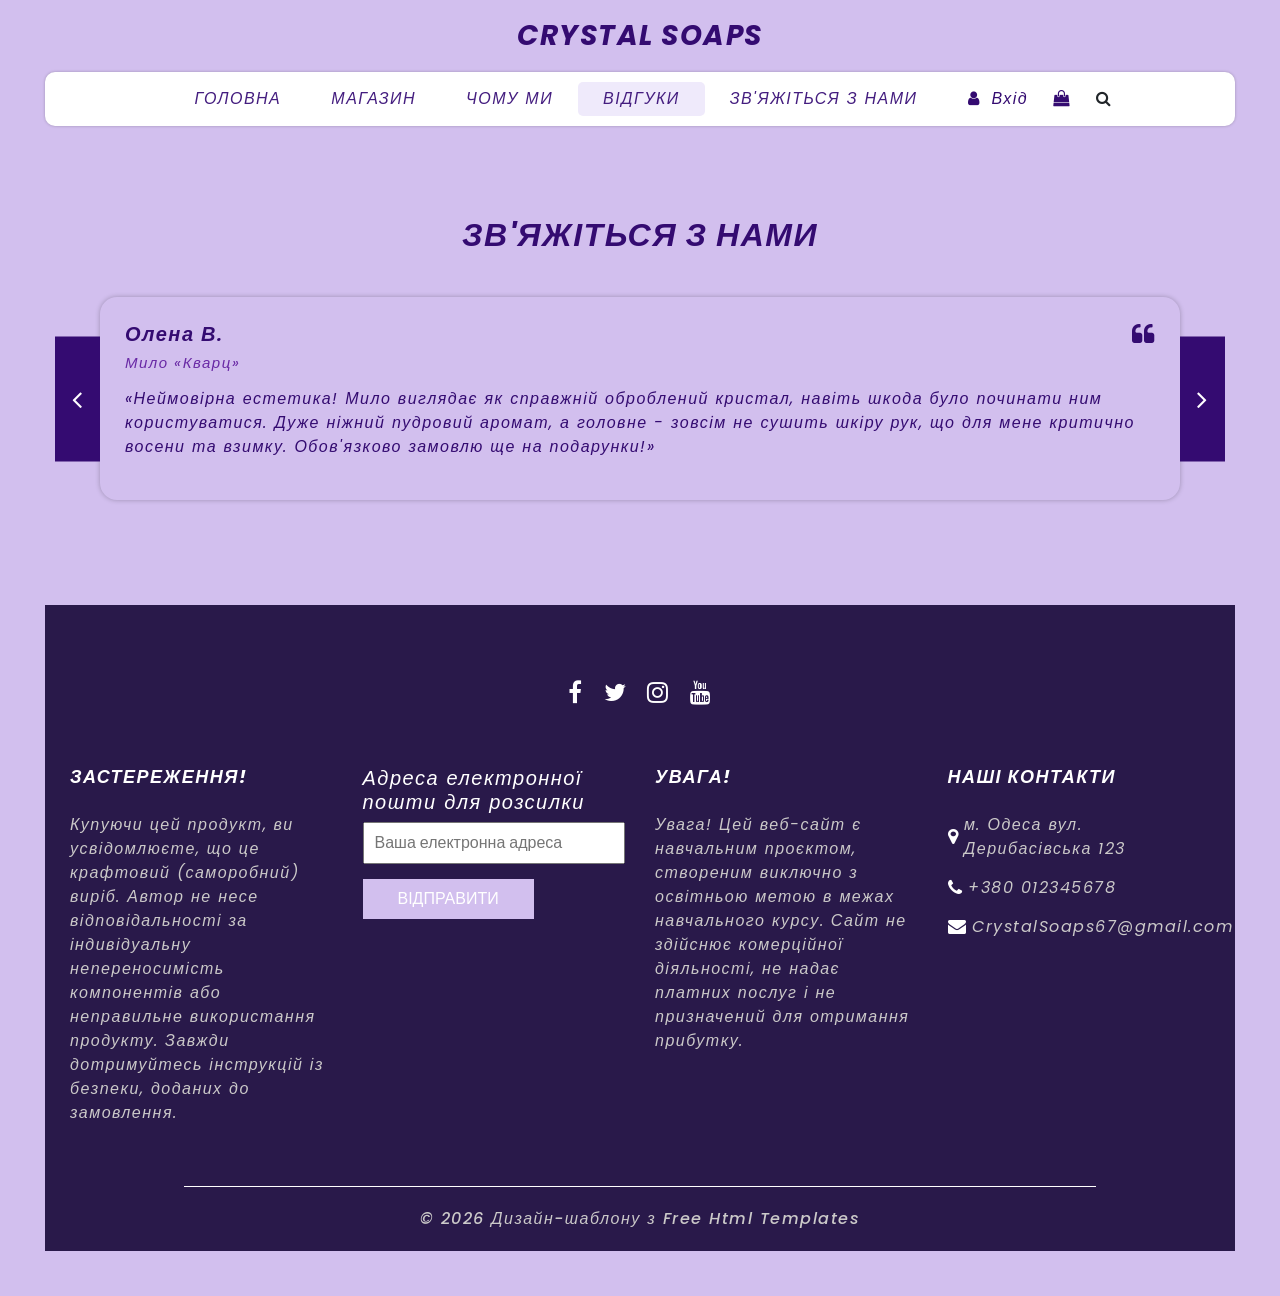
<file: testimonial.html>
<!DOCTYPE html>
<html>

<head>
  <!-- Basic -->
  <meta charset="utf-8" />
  <meta http-equiv="X-UA-Compatible" content="IE=edge" />
  <!-- Mobile Metas -->
  <meta name="viewport" content="width=device-width, initial-scale=1, shrink-to-fit=no" />
  <!-- Site Metas -->
  <meta name="keywords" content="" />
  <meta name="description" content="" />
  <meta name="author" content="" />
  <link rel="shortcut icon" href="images/favicon.png" type="image/x-icon">

  <title>
    Crystal Soaps
  </title>

  <!-- slider stylesheet -->
  <link rel="stylesheet" type="text/css" href="https://cdnjs.cloudflare.com/ajax/libs/OwlCarousel2/2.3.4/assets/owl.carousel.min.css" />

  <!-- bootstrap core css -->
  <link rel="stylesheet" type="text/css" href="css/bootstrap.css" />

  <!-- Custom styles for this template -->
  <link href="css/style.css" rel="stylesheet" />
  <!-- responsive style -->
  <link href="css/responsive.css" rel="stylesheet" />
</head>

<body>
  <div class="hero_area">
    <!-- header section strats -->
    <header class="header_section">
      <nav class="navbar navbar-expand-lg custom_nav-container ">
        <a class="navbar-brand" href="index.html">
          <span>
            Crystal Soaps
          </span>
        </a>
        <button class="navbar-toggler" type="button" data-toggle="collapse" data-target="#navbarSupportedContent" aria-controls="navbarSupportedContent" aria-expanded="false" aria-label="Toggle navigation">
          <span class=""></span>
        </button>

        <div class="collapse navbar-collapse innerpage_navbar" id="navbarSupportedContent">
          <ul class="navbar-nav  ">
            <li class="nav-item ">
              <a class="nav-link" href="index.html">Головна <span class="sr-only">(поточна)</span></a>
            </li>
            <li class="nav-item">
              <a class="nav-link" href="shop.html">
                Магазин
              </a>
            </li>
            <li class="nav-item">
              <a class="nav-link" href="why.html">
                Чому ми
              </a>
            </li>
            <li class="nav-item active">
              <a class="nav-link" href="testimonial.html">
                Відгуки
              </a>
            </li>
            <li class="nav-item">
              <a class="nav-link" href="contact.html">Зв'яжіться з нами</a>
            </li>
          </ul>
          <div class="user_option">
            <a href="">
              <i class="fa fa-user" aria-hidden="true"></i>
              <span>
                Вхід
              </span>
            </a>
            <a href="">
              <i class="fa fa-shopping-bag" aria-hidden="true"></i>
            </a>
            <form class="form-inline ">
              <button class="btn nav_search-btn" type="submit">
                <i class="fa fa-search" aria-hidden="true"></i>
              </button>
            </form>
          </div>
        </div>
      </nav>
    </header>
    <!-- end header section -->

  </div>
  <!-- end hero area -->

  <!-- client section -->
  <section class="client_section layout_padding">
    <div class="container">
      <div class="heading_container heading_center">
        <h2>
          Зв'яжіться з нами
        </h2>
      </div>
    </div>
    <div class="container px-0">
      <div id="customCarousel2" class="carousel  carousel-fade" data-ride="carousel">
        <div class="carousel-inner">
          <div class="carousel-item active">
            <div class="box">
              <div class="client_info">
                <div class="client_name">
                  <h5>
                    Олена В.
                  </h5>
                  <h6>
                    Мило «Кварц»
                  </h6>
                </div>
                <i class="fa fa-quote-left" aria-hidden="true"></i>
              </div>
              <p>
                «Неймовірна естетика! Мило виглядає як справжній оброблений кристал, навіть шкода було починати ним користуватися. Дуже ніжний пудровий аромат, а головне - зовсім не сушить шкіру рук, що для мене критично восени та взимку. Обов'язково замовлю ще на подарунки!»
              </p>
            </div>
          </div>
          <div class="carousel-item">
            <div class="box">
              <div class="client_info">
                <div class="client_name">
                  <h5>
                    Дмитро Г.
                  </h5>
                  <h6>
                    Подарунковий бокс (Аметист, Малахіт, Пірит)
                  </h6>
                </div>
                <i class="fa fa-quote-left" aria-hidden="true"></i>
              </div>
              <p>
               «Замовляв сет у подарунок подружці. Пакування перевершило очікування: крафтова коробка, все стильно викладено, додані картки з описом складу. "Малахіт" із хвойним ароматом та зеленою глиною - це взагалі окремий вид естетики. Дякую за якість!»
              </p>
            </div>
          </div>
          <div class="carousel-item">
            <div class="box">
              <div class="client_info">
                <div class="client_name">
                  <h5>
                    Аріна С.
                  </h5>
                  <h6>
                    Мило «Сніговий Обсидіан», «Селеніт» (Зимова серія)
                  </h6>
                </div>
                <i class="fa fa-quote-left" aria-hidden="true"></i>
              </div>
              <p>
                «Брала мило саме заради зимового догляду й не прогадала. Текстура дуже приємна, щільна піна, а аромат кедра та морозного повітря створює справжній затишок у ванній. Шкіра після нього м'яка й зволожена. Дуже деталізована форма кристалів!»
              </p>
            </div>
          </div>
        </div>
        <div class="carousel_btn-box">
          <a class="carousel-control-prev" href="#customCarousel2" role="button" data-slide="prev">
            <i class="fa fa-angle-left" aria-hidden="true"></i>
            <span class="sr-only">Previous</span>
          </a>
          <a class="carousel-control-next" href="#customCarousel2" role="button" data-slide="next">
            <i class="fa fa-angle-right" aria-hidden="true"></i>
            <span class="sr-only">Next</span>
          </a>
        </div>
      </div>
    </div>
  </section>
  <!-- end client section -->

  <!-- info section -->

  <section class="info_section  layout_padding2-top">
    <div class="social_container">
      <div class="social_box">
        <a href="">
          <i class="fa fa-facebook" aria-hidden="true"></i>
        </a>
        <a href="">
          <i class="fa fa-twitter" aria-hidden="true"></i>
        </a>
        <a href="">
          <i class="fa fa-instagram" aria-hidden="true"></i>
        </a>
        <a href="">
          <i class="fa fa-youtube" aria-hidden="true"></i>
        </a>
      </div>
    </div>
    <div class="info_container ">
      <div class="container">
        <div class="row">
          <div class="col-md-6 col-lg-3">
            <h6>
              Застереження!
            </h6>
            <p>
              Купуючи цей продукт, ви усвідомлюєте, що це крафтовий (саморобний) виріб. Автор не несе відповідальності за індивідуальну непереносимість компонентів або неправильне використання продукту. Завжди дотримуйтесь інструкцій із безпеки, доданих до замовлення.
            </p>
          </div>
          <div class="col-md-6 col-lg-3">
            <div class="info_form ">
              <h5>
                Адреса електронної пошти для розсилки
              </h5>
              <form action="#">
                <input type="email" placeholder="Ваша електронна адреса">
                <button>
                  Відправити
                </button>
              </form>
            </div>
          </div>
          <div class="col-md-6 col-lg-3">
            <h6>
              УВАГА!
            </h6>
            <p>
              Увага! Цей веб-сайт є навчальним проєктом, створеним виключно з освітньою метою в межах навчального курсу. Сайт не здійснює комерційної діяльності, не надає платних послуг і не призначений для отримання прибутку.
            </p>
          </div>
          <div class="col-md-6 col-lg-3">
            <h6>
              Наші контакти
            </h6>
            <div class="info_link-box">
              <a href="">
                <i class="fa fa-map-marker" aria-hidden="true"></i>
                <span> м. Одеса вул. Дерибасівська 123 </span>
              </a>
              <a href="">
                <i class="fa fa-phone" aria-hidden="true"></i>
                <span>+380 012345678</span>
              </a>
              <a href="">
                <i class="fa fa-envelope" aria-hidden="true"></i>
                <span> CrystalSoaps67@gmail.com</span>
              </a>
            </div>
          </div>
        </div>
      </div>
    </div>
    <!-- footer section -->
    <footer class=" footer_section">
      <div class="container">
        <p>
          &copy; <span id="displayYear"></span>  Дизайн-шаблону з 
          <a href="https://html.design/">Free Html Templates</a>
        </p>
      </div>
    </footer>
    <!-- footer section -->

  </section>

  <!-- end info section -->


  <script src="js/jquery-3.4.1.min.js"></script>
  <script src="js/bootstrap.js"></script>
  <script src="https://cdnjs.cloudflare.com/ajax/libs/OwlCarousel2/2.3.4/owl.carousel.min.js">
  </script>
  <script src="js/custom.js"></script>

</body>

</html>
</file>
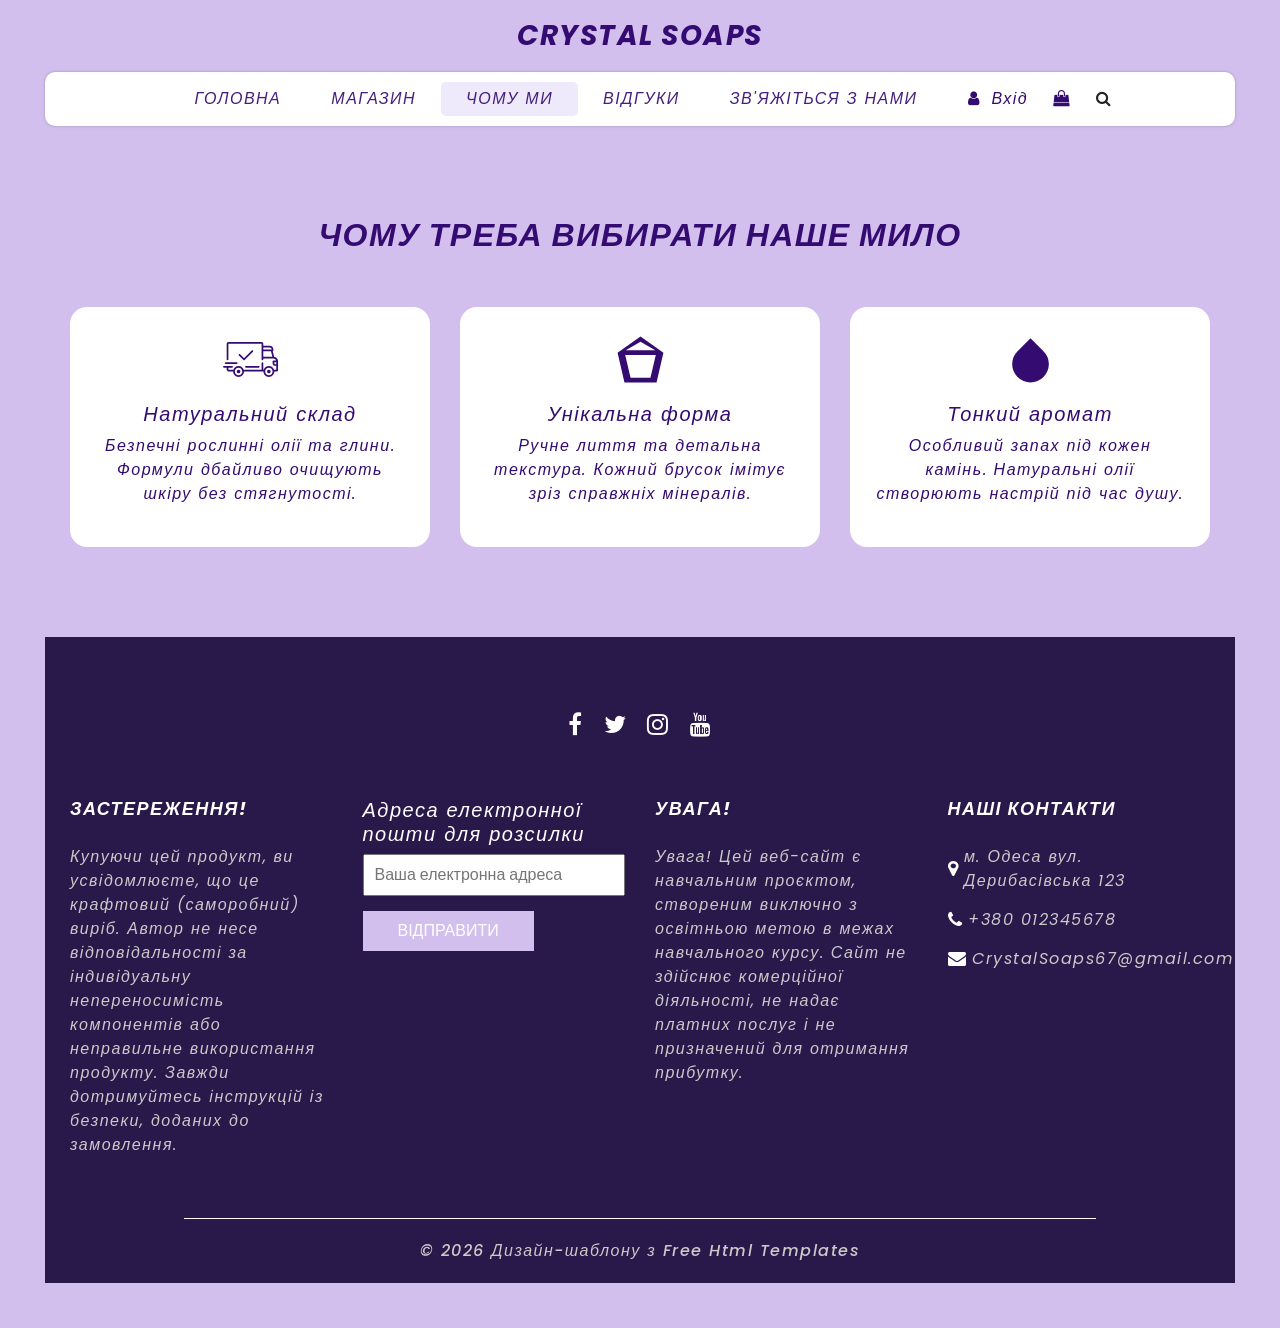
<file: why.html>
<!DOCTYPE html>
<html>

<head>
  <!-- Basic -->
  <meta charset="utf-8" />
  <meta http-equiv="X-UA-Compatible" content="IE=edge" />
  <!-- Mobile Metas -->
  <meta name="viewport" content="width=device-width, initial-scale=1, shrink-to-fit=no" />
  <!-- Site Metas -->
  <meta name="keywords" content="" />
  <meta name="description" content="" />
  <meta name="author" content="" />
  <link rel="shortcut icon" href="images/favicon.png" type="image/x-icon">

  <title>
    Crystal Soaps
  </title>

  <!-- slider stylesheet -->
  <link rel="stylesheet" type="text/css" href="https://cdnjs.cloudflare.com/ajax/libs/OwlCarousel2/2.3.4/assets/owl.carousel.min.css" />

  <!-- bootstrap core css -->
  <link rel="stylesheet" type="text/css" href="css/bootstrap.css" />

  <!-- Custom styles for this template -->
  <link href="css/style.css" rel="stylesheet" />
  <!-- responsive style -->
  <link href="css/responsive.css" rel="stylesheet" />
</head>

<body>
  <div class="hero_area">
    <!-- header section strats -->
    <header class="header_section">
      <nav class="navbar navbar-expand-lg custom_nav-container ">
        <a class="navbar-brand" href="index.html">
          <span>
            Crystal Soaps
          </span>
        </a>
        <button class="navbar-toggler" type="button" data-toggle="collapse" data-target="#navbarSupportedContent" aria-controls="navbarSupportedContent" aria-expanded="false" aria-label="Toggle navigation">
          <span class=""></span>
        </button>

        <div class="collapse navbar-collapse innerpage_navbar" id="navbarSupportedContent">
          <ul class="navbar-nav  ">
            <li class="nav-item ">
              <a class="nav-link" href="index.html">Головна <span class="sr-only">(поточна)</span></a>
            </li>
            <li class="nav-item">
              <a class="nav-link" href="shop.html">
                Магазин
              </a>
            </li>
            <li class="nav-item active">
              <a class="nav-link" href="why.html">
                Чому ми
              </a>
            </li>
            <li class="nav-item">
              <a class="nav-link" href="testimonial.html">
                Відгуки
              </a>
            </li>
            <li class="nav-item">
              <a class="nav-link" href="contact.html">Зв'яжіться з нами</a>
            </li>
          </ul>
          <div class="user_option">
            <a href="">
              <i class="fa fa-user" aria-hidden="true"></i>
              <span>
                Вхід
              </span>
            </a>
            <a href="">
              <i class="fa fa-shopping-bag" aria-hidden="true"></i>
            </a>
            <form class="form-inline ">
              <button class="btn nav_search-btn" type="submit">
                <i class="fa fa-search" aria-hidden="true"></i>
              </button>
            </form>
          </div>
        </div>
      </nav>
    </header>
    <!-- end header section -->

  </div>
  <!-- end hero area -->

  <!-- why section -->

  <section class="why_section layout_padding">
    <div class="container">
      <div class="heading_container heading_center">
        <h2>
          Чому треба вибирати наше мило
        </h2>
      </div>
      <div class="row">
        <div class="col-md-4">
          <div class="box ">
            <div class="img-box">
              <svg version="1.1" id="Layer_1" xmlns="http://www.w3.org/2000/svg" xmlns:xlink="http://www.w3.org/1999/xlink" x="0px" y="0px" viewBox="0 0 512 512" style="enable-background:new 0 0 512 512;" xml:space="preserve">
                <g>
                  <g>
                    <path d="M476.158,231.363l-13.259-53.035c3.625-0.77,6.345-3.986,6.345-7.839v-8.551c0-18.566-15.105-33.67-33.67-33.67h-60.392
                 V110.63c0-9.136-7.432-16.568-16.568-16.568H50.772c-9.136,0-16.568,7.432-16.568,16.568V256c0,4.427,3.589,8.017,8.017,8.017
                 c4.427,0,8.017-3.589,8.017-8.017V110.63c0-0.295,0.239-0.534,0.534-0.534h307.841c0.295,0,0.534,0.239,0.534,0.534v145.372
                 c0,4.427,3.589,8.017,8.017,8.017c4.427,0,8.017-3.589,8.017-8.017v-9.088h94.569c0.008,0,0.014,0.002,0.021,0.002
                 c0.008,0,0.015-0.001,0.022-0.001c11.637,0.008,21.518,7.646,24.912,18.171h-24.928c-4.427,0-8.017,3.589-8.017,8.017v17.102
                 c0,13.851,11.268,25.119,25.119,25.119h9.086v35.273h-20.962c-6.886-19.883-25.787-34.205-47.982-34.205
                 s-41.097,14.322-47.982,34.205h-3.86v-60.393c0-4.427-3.589-8.017-8.017-8.017c-4.427,0-8.017,3.589-8.017,8.017v60.391H192.817
                 c-6.886-19.883-25.787-34.205-47.982-34.205s-41.097,14.322-47.982,34.205H50.772c-0.295,0-0.534-0.239-0.534-0.534v-17.637
                 h34.739c4.427,0,8.017-3.589,8.017-8.017s-3.589-8.017-8.017-8.017H8.017c-4.427,0-8.017,3.589-8.017,8.017
                 s3.589,8.017,8.017,8.017h26.188v17.637c0,9.136,7.432,16.568,16.568,16.568h43.304c-0.002,0.178-0.014,0.355-0.014,0.534
                 c0,27.996,22.777,50.772,50.772,50.772s50.772-22.776,50.772-50.772c0-0.18-0.012-0.356-0.014-0.534h180.67
                 c-0.002,0.178-0.014,0.355-0.014,0.534c0,27.996,22.777,50.772,50.772,50.772c27.995,0,50.772-22.776,50.772-50.772
                 c0-0.18-0.012-0.356-0.014-0.534h26.203c4.427,0,8.017-3.589,8.017-8.017v-85.511C512,251.989,496.423,234.448,476.158,231.363z
                  M375.182,144.301h60.392c9.725,0,17.637,7.912,17.637,17.637v0.534h-78.029V144.301z M375.182,230.881v-52.376h71.235
                 l13.094,52.376H375.182z M144.835,401.904c-19.155,0-34.739-15.583-34.739-34.739s15.584-34.739,34.739-34.739
                 c19.155,0,34.739,15.583,34.739,34.739S163.99,401.904,144.835,401.904z M427.023,401.904c-19.155,0-34.739-15.583-34.739-34.739
                 s15.584-34.739,34.739-34.739c19.155,0,34.739,15.583,34.739,34.739S446.178,401.904,427.023,401.904z M495.967,299.29h-9.086
                 c-5.01,0-9.086-4.076-9.086-9.086v-9.086h18.171V299.29z" />
                  </g>
                </g>
                <g>
                  <g>
                    <path d="M144.835,350.597c-9.136,0-16.568,7.432-16.568,16.568c0,9.136,7.432,16.568,16.568,16.568
                 c9.136,0,16.568-7.432,16.568-16.568C161.403,358.029,153.971,350.597,144.835,350.597z" />
                  </g>
                </g>
                <g>
                  <g>
                    <path d="M427.023,350.597c-9.136,0-16.568,7.432-16.568,16.568c0,9.136,7.432,16.568,16.568,16.568
                 c9.136,0,16.568-7.432,16.568-16.568C443.591,358.029,436.159,350.597,427.023,350.597z" />
                  </g>
                </g>
                <g>
                  <g>
                    <path d="M332.96,316.393H213.244c-4.427,0-8.017,3.589-8.017,8.017s3.589,8.017,8.017,8.017H332.96
                 c4.427,0,8.017-3.589,8.017-8.017S337.388,316.393,332.96,316.393z" />
                  </g>
                </g>
                <g>
                  <g>
                    <path d="M127.733,282.188H25.119c-4.427,0-8.017,3.589-8.017,8.017s3.589,8.017,8.017,8.017h102.614
                 c4.427,0,8.017-3.589,8.017-8.017S132.16,282.188,127.733,282.188z" />
                  </g>
                </g>
                <g>
                  <g>
                    <path d="M278.771,173.37c-3.13-3.13-8.207-3.13-11.337,0.001l-71.292,71.291l-37.087-37.087c-3.131-3.131-8.207-3.131-11.337,0
                 c-3.131,3.131-3.131,8.206,0,11.337l42.756,42.756c1.565,1.566,3.617,2.348,5.668,2.348s4.104-0.782,5.668-2.348l76.96-76.96
                 C281.901,181.576,281.901,176.501,278.771,173.37z" />
                  </g>
                </g>
                <g>
                </g>
                <g>
                </g>
                <g>
                </g>
                <g>
                </g>
                <g>
                </g>
                <g>
                </g>
                <g>
                </g>
                <g>
                </g>
                <g>
                </g>
                <g>
                </g>
                <g>
                </g>
                <g>
                </g>
                <g>
                </g>
                <g>
                </g>
                <g>
                </g>
              </svg>
            </div>
            <div class="detail-box">
              <h5>
                Натуральний склад
              </h5>
              <p>
                Безпечні рослинні олії та глини. Формули дбайливо очищують шкіру без стягнутості.
              </p>
            </div>
          </div>
        </div>
        <div class="col-md-4">
          <div class="box ">
            <div class="img-box">
              <svg xmlns="http://www.w3.org/2000/svg" viewBox="0 0 24 24" width="55" height="55" fill="currentColor">
                <path d="M12 2L2 9l3 13h14l3-13-10-7zm0 2.236L18.45 8H5.55L12 4.236zM5.33 10h13.34l-2.33 10H7.66l-2.33-10z"/>
              </svg>
            </div>
            <div class="detail-box">
              <h5>
                Унікальна форма
              </h5>
              <p>
                Ручне лиття та детальна текстура. Кожний брусок імітує зріз справжніх мінералів.
              </p>
            </div>
          </div>
        </div>
       <div class="col-md-4">
          <div class="box ">
            <div class="img-box">
              <svg xmlns="http://www.w3.org/2000/svg" viewBox="0 0 24 24" width="55" height="55" fill="currentColor">
                <path d="M12 2.69l5.66 5.66a8 8 0 1 1-11.31 0z"/>
              </svg>
            </div>
            <div class="detail-box">
              <h5>
                Тонкий аромат
              </h5>
              <p>
                Особливий запах під кожен камінь. Натуральні олії створюють настрій під час душу.
              </p>
            </div>
          </div>
        </div>
      </div>
    </div>
  </section>

  <!-- end why section -->

  <!-- info section -->

  <section class="info_section  layout_padding2-top">
    <div class="social_container">
      <div class="social_box">
        <a href="">
          <i class="fa fa-facebook" aria-hidden="true"></i>
        </a>
        <a href="">
          <i class="fa fa-twitter" aria-hidden="true"></i>
        </a>
        <a href="">
          <i class="fa fa-instagram" aria-hidden="true"></i>
        </a>
        <a href="">
          <i class="fa fa-youtube" aria-hidden="true"></i>
        </a>
      </div>
    </div>
    <div class="info_container ">
      <div class="container">
        <div class="row">
          <div class="col-md-6 col-lg-3">
            <h6>
              Застереження!
            </h6>
            <p>
              Купуючи цей продукт, ви усвідомлюєте, що це крафтовий (саморобний) виріб. Автор не несе відповідальності за індивідуальну непереносимість компонентів або неправильне використання продукту. Завжди дотримуйтесь інструкцій із безпеки, доданих до замовлення.
            </p>
          </div>
          <div class="col-md-6 col-lg-3">
            <div class="info_form ">
              <h5>
                Адреса електронної пошти для розсилки
              </h5>
              <form action="#">
                <input type="email" placeholder="Ваша електронна адреса">
                <button>
                  Відправити
                </button>
              </form>
            </div>
          </div>
          <div class="col-md-6 col-lg-3">
            <h6>
              УВАГА!
            </h6>
            <p>
              Увага! Цей веб-сайт є навчальним проєктом, створеним виключно з освітньою метою в межах навчального курсу. Сайт не здійснює комерційної діяльності, не надає платних послуг і не призначений для отримання прибутку.
            </p>
          </div>
          <div class="col-md-6 col-lg-3">
            <h6>
              Наші контакти
            </h6>
            <div class="info_link-box">
              <a href="">
                <i class="fa fa-map-marker" aria-hidden="true"></i>
                <span> м. Одеса вул. Дерибасівська 123 </span>
              </a>
              <a href="">
                <i class="fa fa-phone" aria-hidden="true"></i>
                <span>+380 012345678</span>
              </a>
              <a href="">
                <i class="fa fa-envelope" aria-hidden="true"></i>
                <span> CrystalSoaps67@gmail.com</span>
              </a>
            </div>
          </div>
        </div>
      </div>
    </div>
    <!-- footer section -->
    <footer class=" footer_section">
      <div class="container">
        <p>
          &copy; <span id="displayYear"></span> Дизайн-шаблону з
          <a href="https://html.design/">Free Html Templates</a>
        </p>
      </div>
    </footer>
    <!-- footer section -->

  </section>

  <!-- end info section -->


  <script src="js/jquery-3.4.1.min.js"></script>
  <script src="js/bootstrap.js"></script>
  <script src="https://cdnjs.cloudflare.com/ajax/libs/OwlCarousel2/2.3.4/owl.carousel.min.js">
  </script>
  <script src="js/custom.js"></script>

</body>

</html>
</file>
<file: css/responsive.css>
@media (max-width: 1120px) {
    .saving_section .detail-box {
        padding: 0;
    }
}

@media (max-width: 992px) {
    .user_option {
        justify-content: center;
        margin-left: 0;
        margin-top: 10px;

    }

    .custom_nav-container {
        flex-direction: row;
    }

    .custom_nav-container .navbar-nav {
        align-items: center;
    }

    #navbarSupportedContent .navbar-nav .nav-link {
        margin: 5px 0;
    }

    .slider_section .detail-box {
        padding-left: 0;
    }

    .slider_section .detail-box h1 {
        font-size: 3rem;
    }

    .slider_section .img-box {
        padding: 0;
    }

    .saving_section .row {
        flex-direction: column-reverse;
    }

    .saving_section .detail-box {

        margin-bottom: 30px;
    }

    .client_section .box {
        margin: 15px 25px;
    }

    .client_section .carousel_btn-box {
        display: flex;
        justify-content: center;
        margin-top: 45px;
    }

    .client_section .carousel-control-prev,
    .client_section .carousel-control-next {
        position: unset;
        margin: 0 2.5px;
        width: 45px;
        height: 45px;
    }
}

@media (max-width: 768px) {
    .hero_area {
        padding: 0 25px;
    }

    .slider_section .img-box {
        margin-bottom: 45px;
    }

    .saving_section,
    .gift_section {
        padding-left: 25px;
        padding-right: 25px;
    }

    .gift_section .box {
        padding: 45px 0;
    }

    .gift_section .img-box {
        padding: 0 15px;
        margin-bottom: 45px;
    }

    .info_section .row>div {
        text-align: center;
        display: flex;
        flex-direction: column;
        align-items: center;

    }

    .info_section {
        margin: 0 25px 25px;
    }


}

@media (max-width: 576px) {
    .contact_section {
        padding-left: 25px;
        padding-right: 25px;
    }
}

@media (max-width: 480px) {

    .saving_section .detail-box,
    .gift_section .detail-box {
        padding: 0 5px;
    }
}

@media (max-width: 420px) {}

@media (max-width: 376px) {}

@media (min-width: 1200px) {
    .container {
        max-width: 1170px;
    }
}
</file>
<file: css/style.css>
@import url("https://fonts.googleapis.com/css2?family=Poppins:wght@300;400;500;600;700&display=swap");
@import url("font-awesome.min.css");
body {
  font-family: "poppins", sans-serif;
  color: #340B71;
  background-color: #D2BFEE;
font-style: italic;
letter-spacing: 1.5px;
}

.layout_padding {
  padding-top: 90px;
  padding-bottom: 90px;
}

.layout_padding2 {
  padding-top: 45px;
  padding-bottom: 45px;
}

.layout_padding2-top {
  padding-top: 45px;
}

.layout_padding2-bottom {
  padding-bottom: 45px;
}

.layout_padding-top {
  padding-top: 90px;
}

.layout_padding-bottom {
  padding-bottom: 90px;
}

.heading_container {
  display: -webkit-box;
  display: -ms-flexbox;
  display: flex;
  -webkit-box-orient: vertical;
  -webkit-box-direction: normal;
      -ms-flex-direction: column;
          flex-direction: column;
}

.heading_container h2 {
  text-transform: uppercase;
  font-weight: bold;
}

.heading_container h2 span {
  color: #E5D3FF;
}

.heading_container.heading_center {
  -webkit-box-align: center;
      -ms-flex-align: center;
          align-items: center;
  text-align: center;
}

/*header section*/
.hero_area {
  padding: 0 45px;
}

.hero_area.sub_pages {
  height: auto;
}

#navbarSupportedContent {
  width: 100%;
  background-color: #ffffff;
  -webkit-box-pack: center;
      -ms-flex-pack: center;
          justify-content: center;
  padding: 10px 0;
  border-radius: 15px 15px 0 0;
}

#navbarSupportedContent.innerpage_navbar {
  background-color: white;
  border-radius: 10px;
  -webkit-box-shadow: 0 0 3px 0 rgba(0, 0, 0, 0.25);
          box-shadow: 0 0 3px 0 rgba(0, 0, 0, 0.25);
}

#navbarSupportedContent.innerpage_navbar .nav-item.active .nav-link {
  background-color: #EFEAFB;
}

#navbarSupportedContent .navbar-nav .nav-link {
  padding: 5px 25px;
  color: #441D7F;
  text-align: center;
  text-transform: uppercase;
  border-radius: 5px;
}

#navbarSupportedContent .nav-item.active .nav-link {
  background-color: #ffffff;
}

a,
a:hover,
a:focus {
  text-decoration: none;
}

a:hover,
a:focus {
  color: initial;
}

.btn,
.btn:focus {
  outline: none !important;
  -webkit-box-shadow: none;
          box-shadow: none;
}

.navbar-brand {
  margin: 15px 0;
  padding: 0;
}

.navbar-brand span {
  font-size: 28px;
  font-weight: bold;
  color: #340B71;
  text-transform: uppercase;
  margin: 0;
  padding: 0;
}

.custom_nav-container .nav_search-btn {
  padding: 0;
  border: none;
}

.custom_nav-container {
  z-index: 99999;
  padding: 0;
  -webkit-box-orient: vertical;
  -webkit-box-direction: normal;
      -ms-flex-direction: column;
          flex-direction: column;
  -webkit-box-align: center;
      -ms-flex-align: center;
          align-items: center;
}

.custom_nav-container .navbar-toggler {
  outline: none;
}

.custom_nav-container .navbar-toggler {
  outline: none;
}

.custom_nav-container .navbar-toggler {
  padding: 0;
  width: 37px;
  height: 42px;
  -webkit-transition: all .3s;
  transition: all .3s;
}

.custom_nav-container .navbar-toggler span {
  display: block;
  width: 35px;
  height: 4px;
  background-color: #340B71;
  margin: 7px 0;
  -webkit-transition: all 0.3s;
  transition: all 0.3s;
  position: relative;
  border-radius: 5px;
  -webkit-transition: all .3s;
  transition: all .3s;
}

.custom_nav-container .navbar-toggler span::before, .custom_nav-container .navbar-toggler span::after {
  content: "";
  position: absolute;
  left: 0;
  height: 100%;
  width: 100%;
  background-color: #340B71;
  top: -10px;
  border-radius: 5px;
  -webkit-transition: all .3s;
  transition: all .3s;
}

.custom_nav-container .navbar-toggler span::after {
  top: 10px;
}

.custom_nav-container .navbar-toggler[aria-expanded="true"] {
  -webkit-transform: rotate(360deg);
          transform: rotate(360deg);
}

.custom_nav-container .navbar-toggler[aria-expanded="true"] span {
  -webkit-transform: rotate(45deg);
          transform: rotate(45deg);
}

.custom_nav-container .navbar-toggler[aria-expanded="true"] span::before, .custom_nav-container .navbar-toggler[aria-expanded="true"] span::after {
  -webkit-transform: rotate(90deg);
          transform: rotate(90deg);
  top: 0;
}

.user_option {
  display: -webkit-box;
  display: -ms-flexbox;
  display: flex;
  -webkit-box-align: center;
      -ms-flex-align: center;
          align-items: center;
  margin-left: 25px;
}

.user_option a {
  margin-right: 25px;
  color: #340B71;
}

.user_option a span {
  margin-left: 5px;
}

/*end header section*/
.slider_section .slider_container {
  color: #fefefe;
  background-color: transparent;
  padding: 0;
  border-radius: 0 0 15px 15px;
  position: relative;
}

.slider_section .carousel-item {
  padding: 25px 25px 50px 25px; /
  border-radius: 0 0 15px 15px;
  transition: background 0.5s ease;
  position: relative;
}

.slider_section .carousel-item.slide-crystal {
  background-color: #340B71;
}

.slider_section .carousel-item.slide-winter {
  background: linear-gradient(135deg, #1b365d 0%, #2c5282 100%);
}

.slider_section .carousel-item.slide-set {
  background: linear-gradient(135deg, #5e284f 0%, #86295c 100%);
}

.slider_section .carousel_btn-box {
  display: -webkit-box;
  display: -ms-flexbox;
  display: flex;
  background-color: #ffffff;
  -webkit-box-align: center;
      -ms-flex-align: center;
          align-items: center;
  position: absolute;
  bottom: 20px;
  left: 45px;
  padding: 7px 10px;
  border-radius: 5px;
  z-index: 10;
  box-shadow: 0 4px 10px rgba(0, 0, 0, 0.2);
}

.slider_section .carousel_btn-box img {
  margin: 0 10px;
}


.slider_section .row {
  -webkit-box-align: center;
      -ms-flex-align: center;
          align-items: center;
}

.slider_section .img-box {
  display: -webkit-box;
  display: -ms-flexbox;
  display: flex;
  -webkit-box-pack: center;
      -ms-flex-pack: center;
          justify-content: center;
  padding: 45px;
}

.slider_section .img-box img {
  width: 275px;
}

.slider_section .detail-box {
  padding-left: 45px;
  margin: 45px 0;
}

.slider_section .detail-box h1 {
  font-weight: bold;
  font-size: 3.5rem;
  margin-bottom: 10px;
}

.slider_section .detail-box a {
  display: inline-block;
  padding: 10px 40px;
  background-color: #D2BFEE;
  color: #340B71;
  border: 1px solid #340B71;
  border-radius: 5px;
  -webkit-transition: all .3s;
  transition: all .3s;
  margin-top: 25px;
  text-transform: uppercase;
}

.slider_section .detail-box a:hover {
  background-color: transparent;
  color: #D2BFEE;
}

.slider_section .carousel_btn-box {
  display: -webkit-box;
  display: -ms-flexbox;
  display: flex;
  background-color: #ffffff;
  -webkit-box-align: center;
      -ms-flex-align: center;
          align-items: center;
  position: absolute;
  bottom: -25px;
  left: 5%;
  padding: 7px 10px;
  border-radius: 5px 5px 0 0;
}

.slider_section .carousel_btn-box img {
  margin: 0 10px;
}

.slider_section .carousel_btn-box .carousel-control-prev,
.slider_section .carousel_btn-box .carousel-control-next {
  position: unset;
  height: 25px;
  width: 25px;
  background-repeat: no-repeat;
  opacity: 1;
  background-position: center;
  color: #340B71;
  font-size: 14px;
}

.shop_section .heading_container {
  margin-bottom: 20px;
}

.shop_section .box {
  background-color: #ffffff;
  position: relative;
  padding: 10px;
  margin-top: 25px;
}

.shop_section .box a {
  color: #340B71;
}

.shop_section .box .img-box {
  display: -webkit-box;
  display: -ms-flexbox;
  display: flex;
  -webkit-box-pack: center;
      -ms-flex-pack: center;
          justify-content: center;
  -webkit-box-align: center;
      -ms-flex-align: center;
          align-items: center;
  padding: 15px 30px;
  height: 245px;
}

.shop_section .box .img-box img {
  max-width: 100%;
  max-height: 145px;
}

.shop_section .box .detail-box {
  display: -webkit-box;
  display: -ms-flexbox;
  display: flex;
  -webkit-box-pack: justify;
      -ms-flex-pack: justify;
          justify-content: space-between;
}

.shop_section .box .detail-box h6 span {
  color: #340B71;
}

.shop_section .box .new {
  width: 50px;
  height: 50px;
  position: absolute;
  top: 10px;
  left: 10px;
  background-color: #ffffff;
  display: -webkit-box;
  display: -ms-flexbox;
  display: flex;
  -webkit-box-pack: center;
      -ms-flex-pack: center;
          justify-content: center;
  -webkit-box-align: center;
      -ms-flex-align: center;
          align-items: center;
  border-radius: 100%;
  font-size: 15px;
}

.shop_section .btn-box {
  display: -webkit-box;
  display: -ms-flexbox;
  display: flex;
  -webkit-box-pack: center;
      -ms-flex-pack: center;
          justify-content: center;
  margin-top: 45px;
}

.shop_section .btn-box a {
  display: inline-block;
  padding: 10px 40px;
  background-color: #340B71;
  color: #ffffff;
  border: 1px solid #D2BFEE;
  border-radius: 5px;
  -webkit-transition: all .3s;
  transition: all .3s;
}

.shop_section .btn-box a:hover {
  background-color: transparent;
  color: #340B71;
}

.saving_section {
  padding-left: 45px;
  padding-right: 45px;
}

.saving_section .box {
  padding-top: 45px;
  background-color: #86295C;
  color: #ffffff;
  border-radius: 15px;
}

.saving_section .row {
  -webkit-box-align: center;
      -ms-flex-align: center;
          align-items: center;
}

.saving_section .img-box {
  padding: 15px 0 0 25px;
}

.saving_section .img-box img {
  width: 100%;
}

.saving_section .detail-box {
  padding: 0 25px;
}

.saving_section .detail-box p {
  margin-top: 5px;
}

.saving_section .detail-box .btn-box {
  display: -webkit-box;
  display: -ms-flexbox;
  display: flex;
  -ms-flex-wrap: wrap;
      flex-wrap: wrap;
  margin: 35px -5px 0;
}

.saving_section .detail-box .btn-box a {
  width: 165px;
  text-align: center;
  margin: 5px;
}

.saving_section .detail-box .btn-box .btn1 {
  display: inline-block;
  padding: 10px 0;
  background-color: #511839;
  color: #ffffff;
  border: 1px solid #86295C;
  border-radius: 0;
  -webkit-transition: all .3s;
  transition: all .3s;
}

.saving_section .detail-box .btn-box .btn1:hover {
  background-color: transparent;
  color: #511839;
}

.saving_section .detail-box .btn-box .btn2 {
  display: inline-block;
  padding: 10px 0;
  background-color: #ffffff;
  color: #340B71;
  border: 1px solid #ffffff;
  border-radius: 0;
  -webkit-transition: all .3s;
  transition: all .3s;
}

.saving_section .detail-box .btn-box .btn2:hover {
  background-color: transparent;
  color: #ffffff;
}

.why_section .box {
  text-align: center;
  margin-top: 45px;
  background-color: #ffffff;
  padding: 25px;
  border-radius: 5px;
}

.why_section .box .img-box {
  margin-bottom: 15px;
}

.why_section .box .img-box svg {
  width: 55px;
  height: auto;
  fill: #340B71;
}

.gift_section {
  padding-left: 45px;
  padding-right: 45px;
}

.gift_section .box {
  background-color: #6636AF;
  border-radius: 15px;
  color: #ffffff;
}

.gift_section .row {
  -webkit-box-align: center;
      -ms-flex-align: center;
          align-items: center;
}

.gift_section .img-box {
  padding: 60px 0 60px 25px;
}

.gift_section .img-box img {
  width: 100%;
}

.gift_section .detail-box {
  padding: 0 25px;
}

.gift_section .detail-box p {
  margin-top: 5px;
}

.gift_section .detail-box .btn-box {
  display: -webkit-box;
  display: -ms-flexbox;
  display: flex;
  -ms-flex-wrap: wrap;
      flex-wrap: wrap;
  margin: 35px -5px 0;
}

.gift_section .detail-box .btn-box a {
  width: 165px;
  text-align: center;
  margin: 5px;
}

.gift_section .detail-box .btn-box .btn1 {
  display: inline-block;
  padding: 10px 0;
  background-color: #ffffff;
  color: #340B71;
  border: 1px solid #6636af;
  border-radius: 0;
  -webkit-transition: all .3s;
  transition: all .3s;
}

.gift_section .detail-box .btn-box .btn1:hover {
  background-color: transparent;
  color: #ffffff;
}

.gift_section .detail-box .btn-box .btn2 {
  display: inline-block;
  padding: 10px 0;
  background-color: #340B71;
  color: #ffffff;
  border: 1px solid #6636af;
  border-radius: 0;
  -webkit-transition: all .3s;
  transition: all .3s;
}

.gift_section .detail-box .btn-box .btn2:hover {
  background-color: transparent;
  color: #D2BFEE;
}

.contact_section {
  position: relative;
}

.contact_section .container-bg {
  -webkit-box-shadow: 0 0 25px 0 rgba(0, 0, 0, 0.1);
          box-shadow: 0 0 25px 0 rgba(0, 0, 0, 0.1);
}

.contact_section .heading_container {
  margin-bottom: 30px;
}

.contact_section .row {
  -webkit-box-align: stretch;
      -ms-flex-align: stretch;
          align-items: stretch;
}

.contact_section form {
  padding-right: 35px;
  padding: 45px 20px;
}

.contact_section input {
  width: 100%;
  border: 1px solid #340B71;
  height: 50px;
  margin-bottom: 25px;
  padding-left: 25px;
  background-color: transparent;
  outline: none;
  color: #101010;
}

.contact_section input::-webkit-input-placeholder {
  color: #131313;
}

.contact_section input:-ms-input-placeholder {
  color: #131313;
}

.contact_section input::-ms-input-placeholder {
  color: #131313;
}

.contact_section input::placeholder {
  color: #131313;
}

.contact_section input.message-box {
  height: 120px;
}

.contact_section button {
  display: inline-block;
  padding: 12px 45px;
  background-color: #340B71;
  color: #ffffff;
  border: 1px solid #D2BFEE;
  border-radius: 0;
  -webkit-transition: all .3s;
  transition: all .3s;
  display: block;
  color: #fff;
  margin: 35px auto 0 auto;
}

.contact_section button:hover {
  background-color: transparent;
  color: #340B71;
}

.contact_section .map_container {
  height: 100%;
  min-height: 375px;
}

.contact_section .map_container .map-responsive {
  height: 100%;
}

.client_section .heading_container {
  margin-bottom: 20px;
}

.client_section .box {
  margin: 15px 45px;
  -webkit-box-shadow: 0 0 5px 0 rgba(0, 0, 0, 0.25);
          box-shadow: 0 0 5px 0 rgba(0, 0, 0, 0.25);
  padding: 25px;
}

.client_section .box .client_info {
  display: -webkit-box;
  display: -ms-flexbox;
  display: flex;
  -webkit-box-pack: justify;
      -ms-flex-pack: justify;
          justify-content: space-between;
}

.client_section .box .client_info .client_name h5 {
  font-weight: 600;
  color: #340B71;
}

.client_section .box .client_info .client_name h6 {
  margin-bottom: 0;
  color: #6929a5;
  font-weight: normal;
  font-size: 15px;
}

.client_section .box .client_info i {
  font-size: 24px;
}

.client_section .box p {
  margin-top: 15px;
}

.client_section .carousel-control-prev,
.client_section .carousel-control-next {
  width: 45px;
  height: 125px;
  background-color: #340B71;
  opacity: 1;
  font-size: 28px;
  font-weight: bold;
  top: 50%;
  -webkit-transform: translateY(-50%);
          transform: translateY(-50%);
}

.client_section .carousel-control-prev {
  left: 0;
}

.client_section .carousel-control-next {
  right: 0;
}

/* info section */
.info_section {
  position: relative;
  background-color: #29194A;
  color: #ffffff;
  margin: 0 45px 45px;
}

.info_section .social_container {
  -webkit-box-pack: center;
      -ms-flex-pack: center;
          justify-content: center;
  margin-top: 25px;
  margin-bottom: 30px;
}

.info_section .social_container .social_box {
  display: -webkit-box;
  display: -ms-flexbox;
  display: flex;
  -webkit-box-align: center;
      -ms-flex-align: center;
          align-items: center;
  -webkit-box-pack: center;
      -ms-flex-pack: center;
          justify-content: center;
}

.info_section .social_container .social_box a {
  margin: 0 10px;
  color: #ffffff;
  font-size: 24px;
}

.info_section .info_form form input {
  outline: none;
  width: 100%;
  padding: 7px 10px;
}

.info_section .info_form form button {
  padding: 8px 35px;
  outline: none;
  border: none;
  color: #ffffff;
  background: #D2BFEE;
  margin-top: 15px;
  text-transform: uppercase;
}

.info_section .row > div {
  margin-top: 25px;
}

.info_section a {
  text-transform: none;
}

.info_section h6 {
  font-weight: bold;
  text-transform: uppercase;
  font-size: 18px;
  margin-bottom: 25px;
}

.info_section p {
  color: #cbc9c9;
}

.info_section .info_link-box a {
  display: -webkit-box;
  display: -ms-flexbox;
  display: flex;
  -webkit-box-align: center;
      -ms-flex-align: center;
          align-items: center;
  margin: 15px 0;
}

.info_section .info_link-box a:hover {
  color: #ffffff;
}

.info_section .info_link-box a i {
  color: #ffffff;
  margin-right: 5px;
  font-size: 18px;
}

.info_section .info_link-box a span {
  color: #cbc9c9;
}

.info_section .info_link-box a:hover span {
  color: #ffffff;
}

/* end info section */
/* footer section*/
.footer_section {
  margin-top: 45px;
  font-weight: 500;
}

.footer_section p {
  padding: 20px 0;
  margin: 0 auto;
  text-align: center;
  border-top: 1.5px solid #ffffff;
  width: 80%;
}

.footer_section a {
  color: #cbc9c9;
  }
  
  .shop_section .box .detail-box h6 {
  font-weight: 700 !important;
  font-size: 18 px !important;
}

.shop_section .box {
  transition: transform 0.3s ease, box-shadow 0.3s ease;
}

.shop_section .box:hover {
  transform: translateY(-8px);
  box-shadow: 0 12px 25px rgba(52, 11, 113, 0.3);
}

.shop_section .box, 
.why_section .box, 
.client_section .box {
  border-radius: 17px !important;
  overflow: hidden;
}

.slider_section .detail-box a:hover,
.shop_section .btn-box a:hover,
.saving_section .detail-box .btn-box a:hover,
.gift_section .detail-box .btn-box a:hover,
.contact_section button:hover,
.info_section .info_form form button:hover {
  transform: translateY(-3px) !important;
  box-shadow: 0 5px 15px rgba(52, 11, 113, 0.4) !important;
}


/* end footer section*/
/*# sourceMappingURL=style.css.map */
</file>
